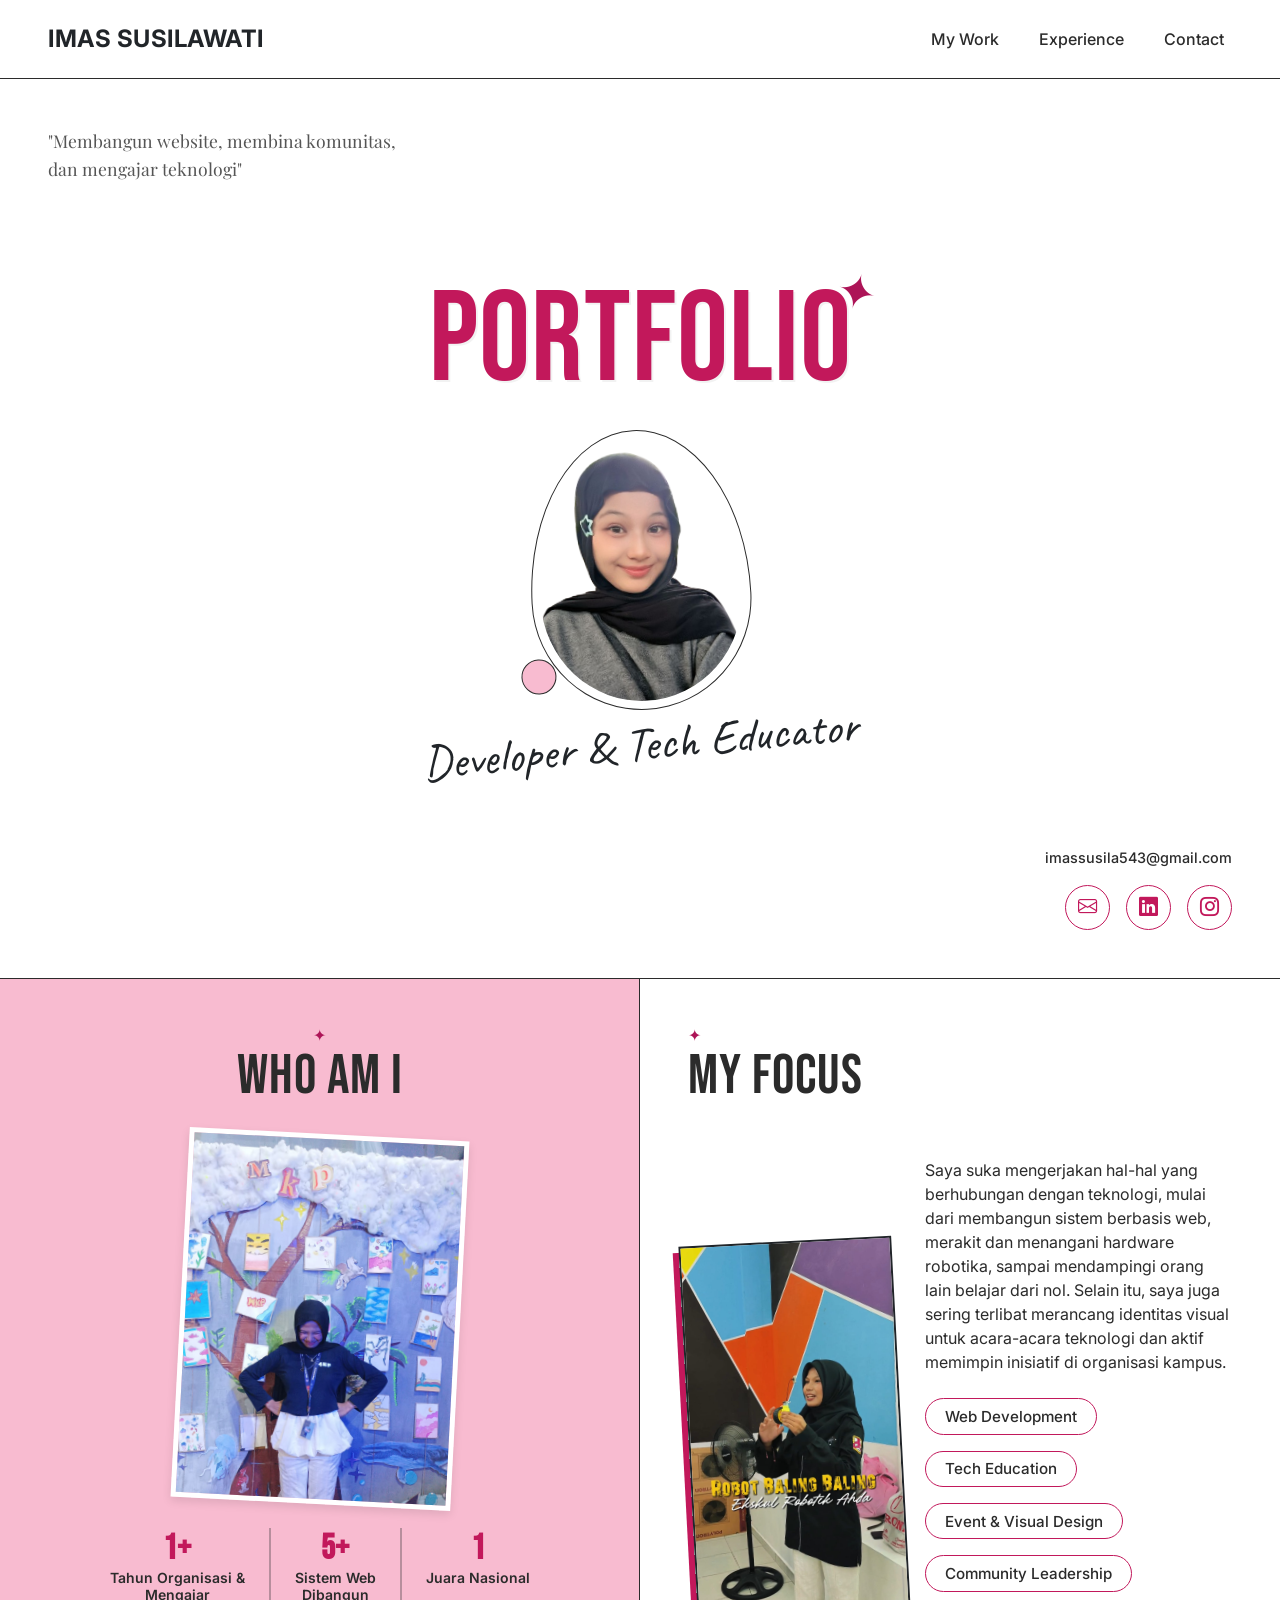
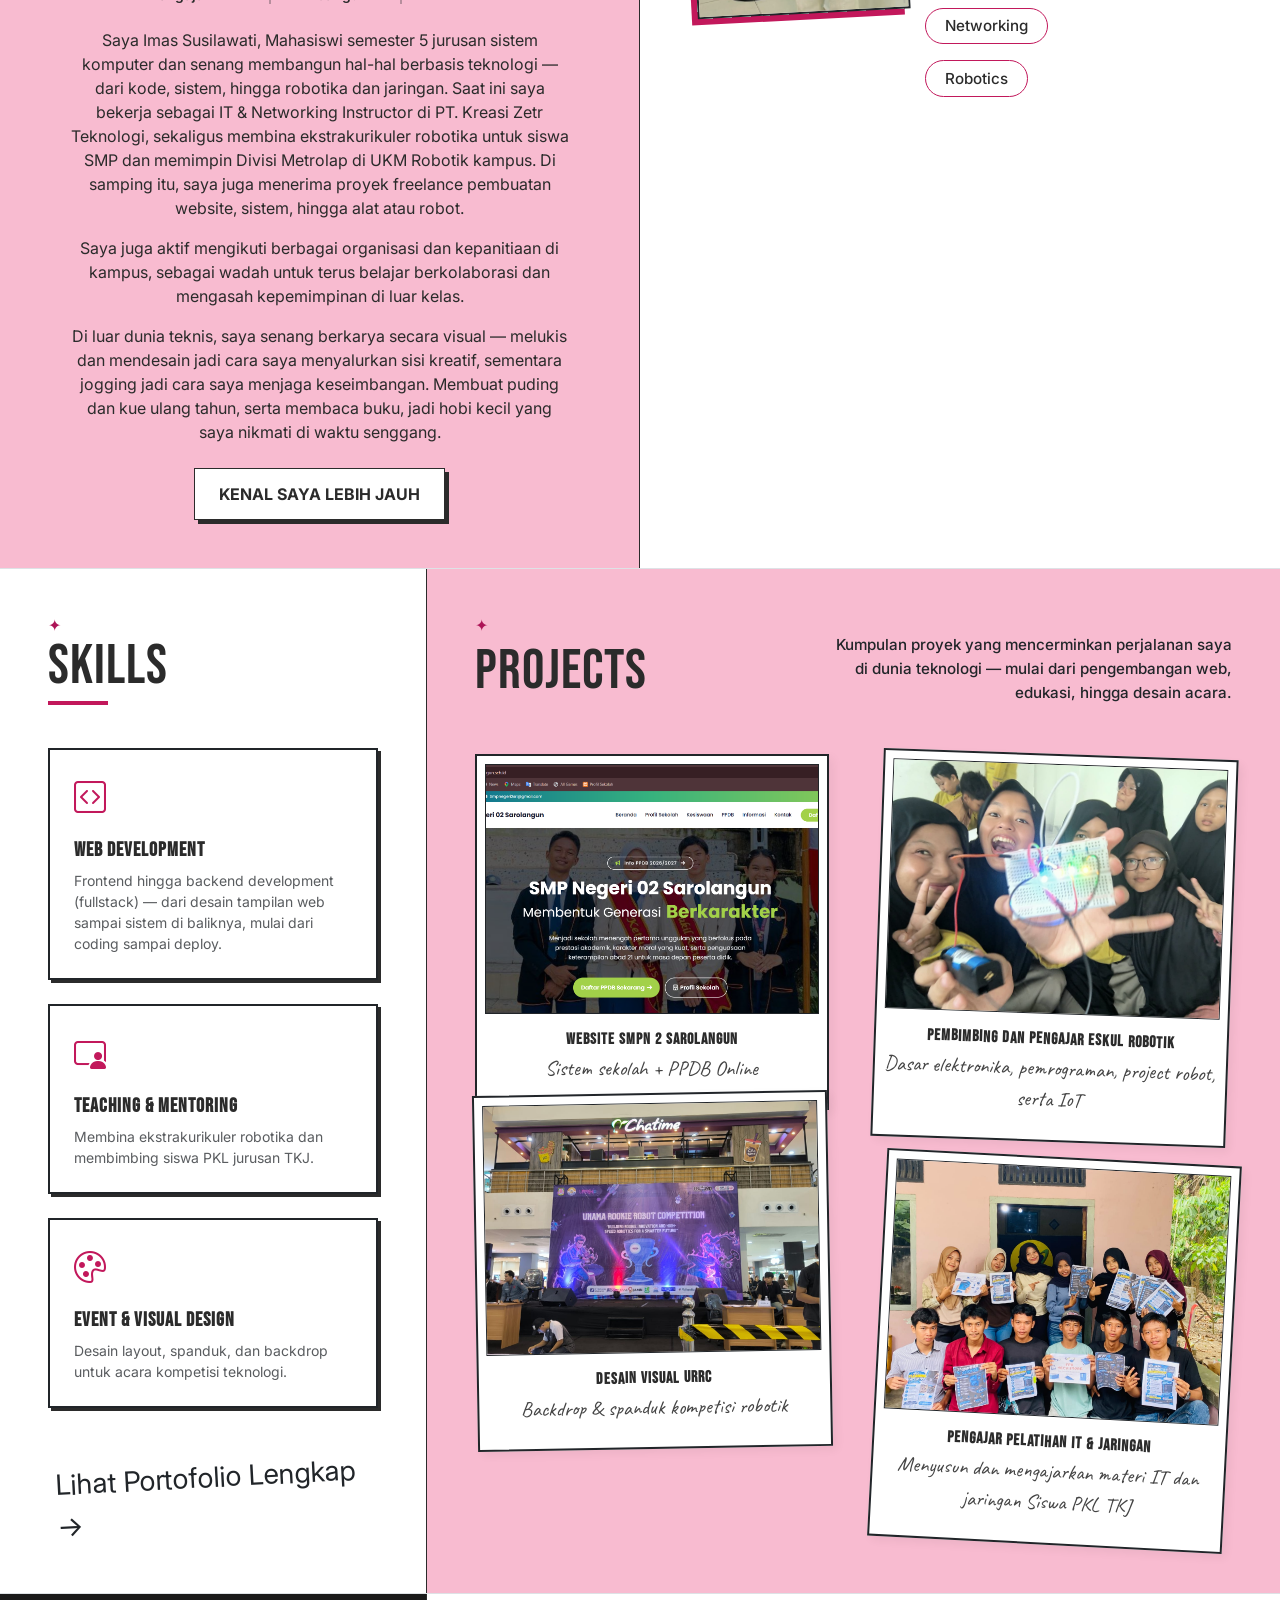
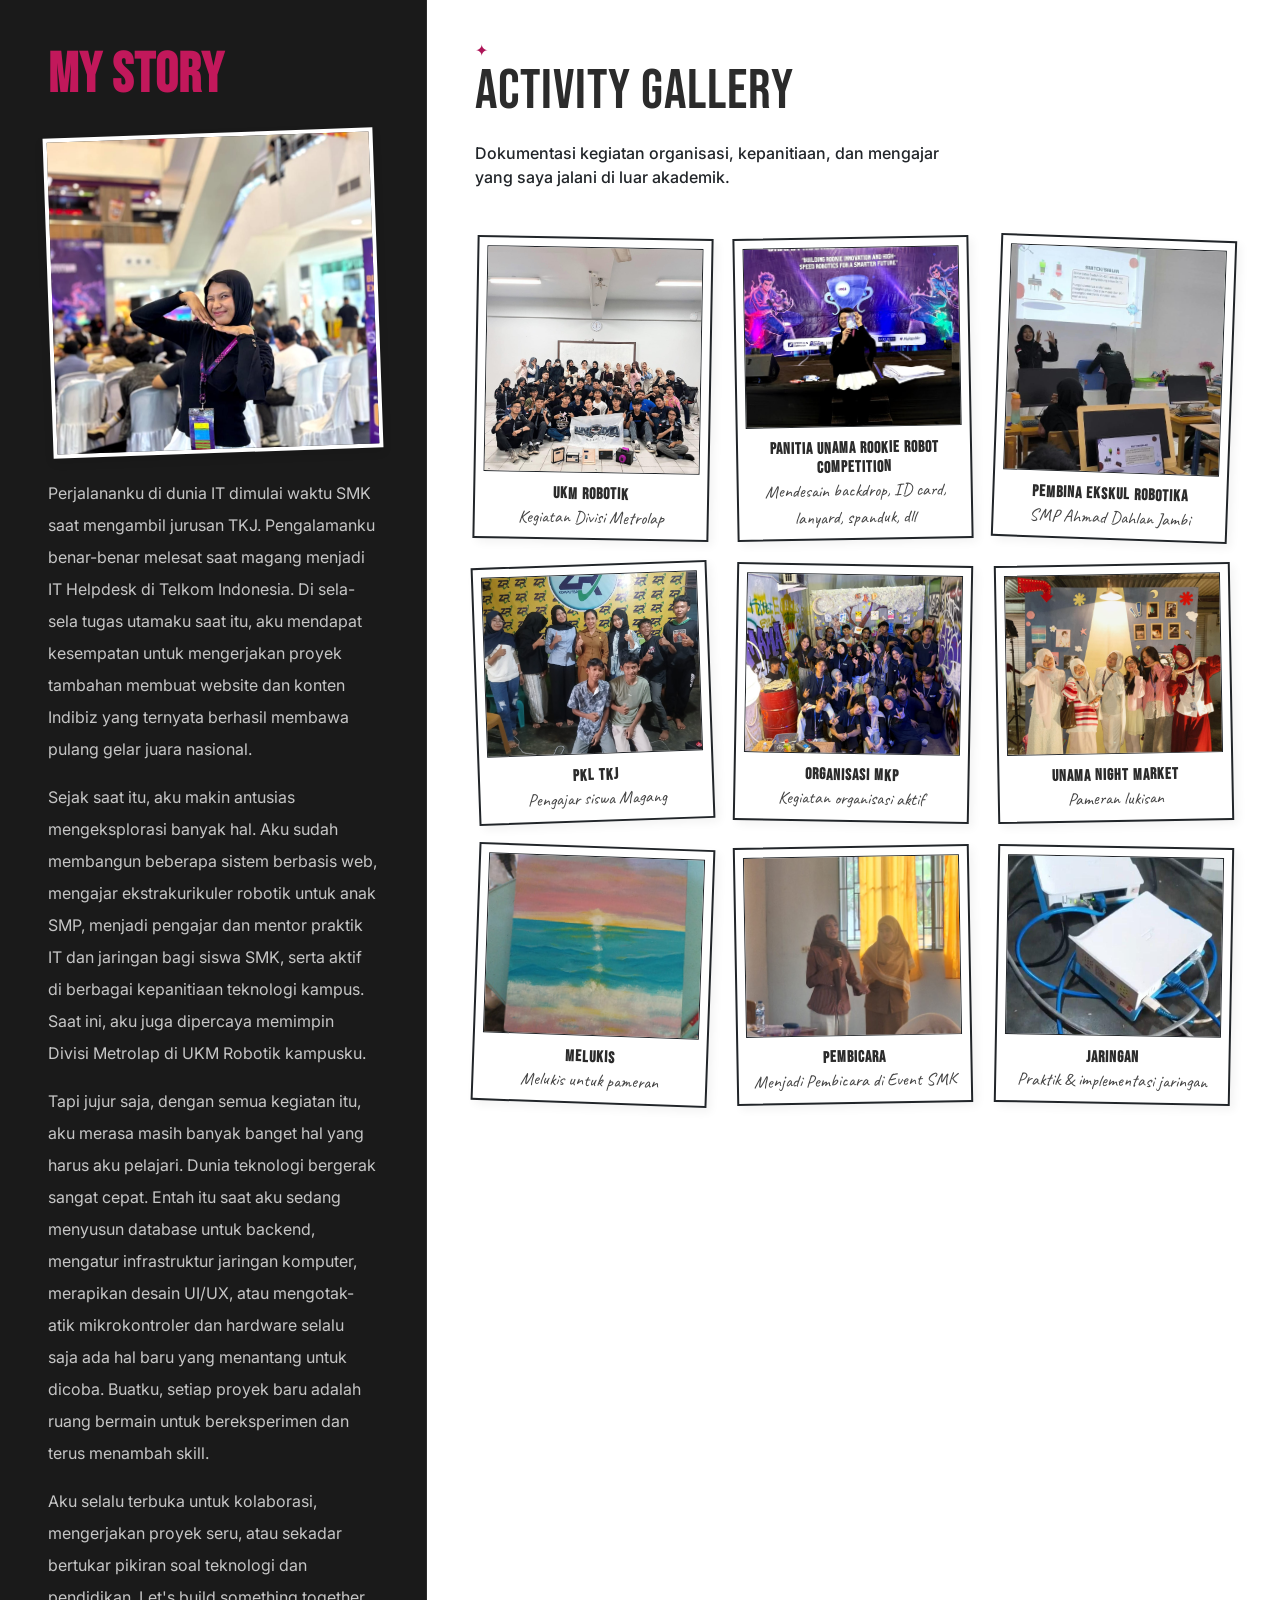
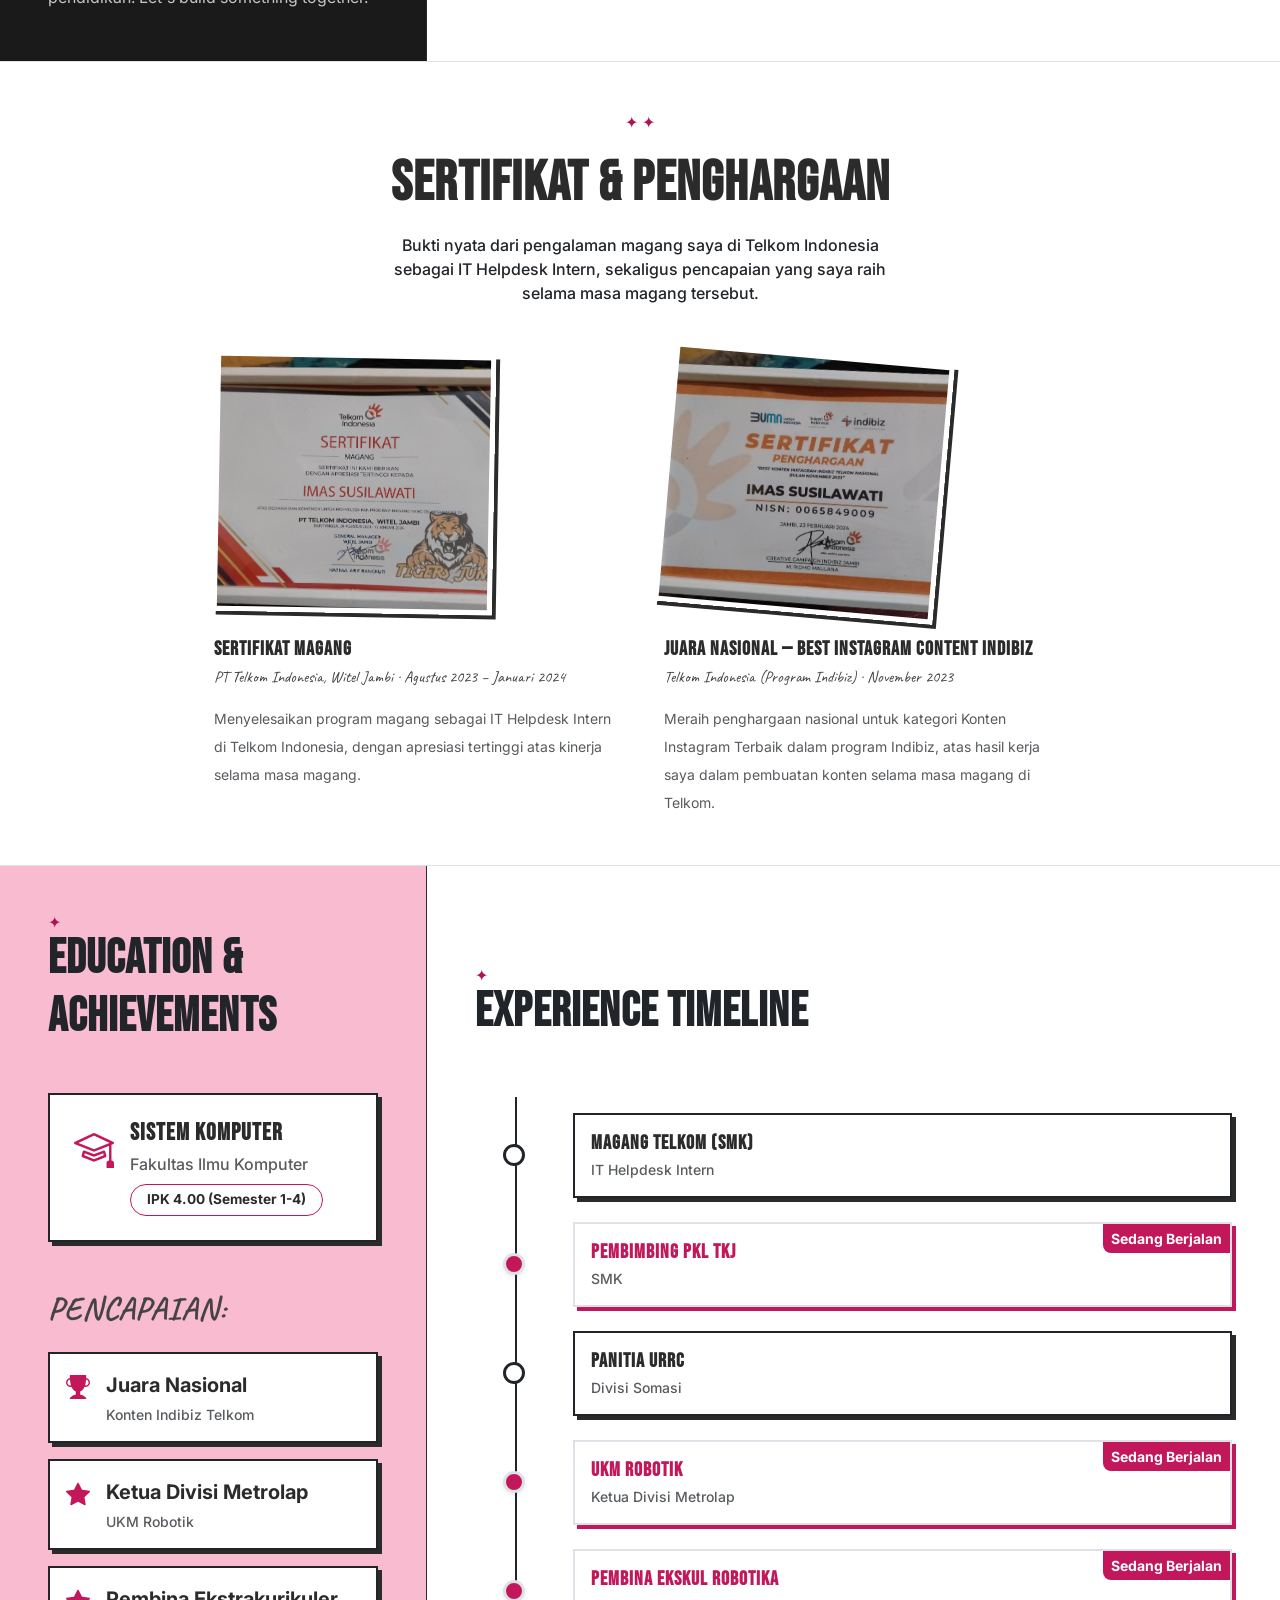
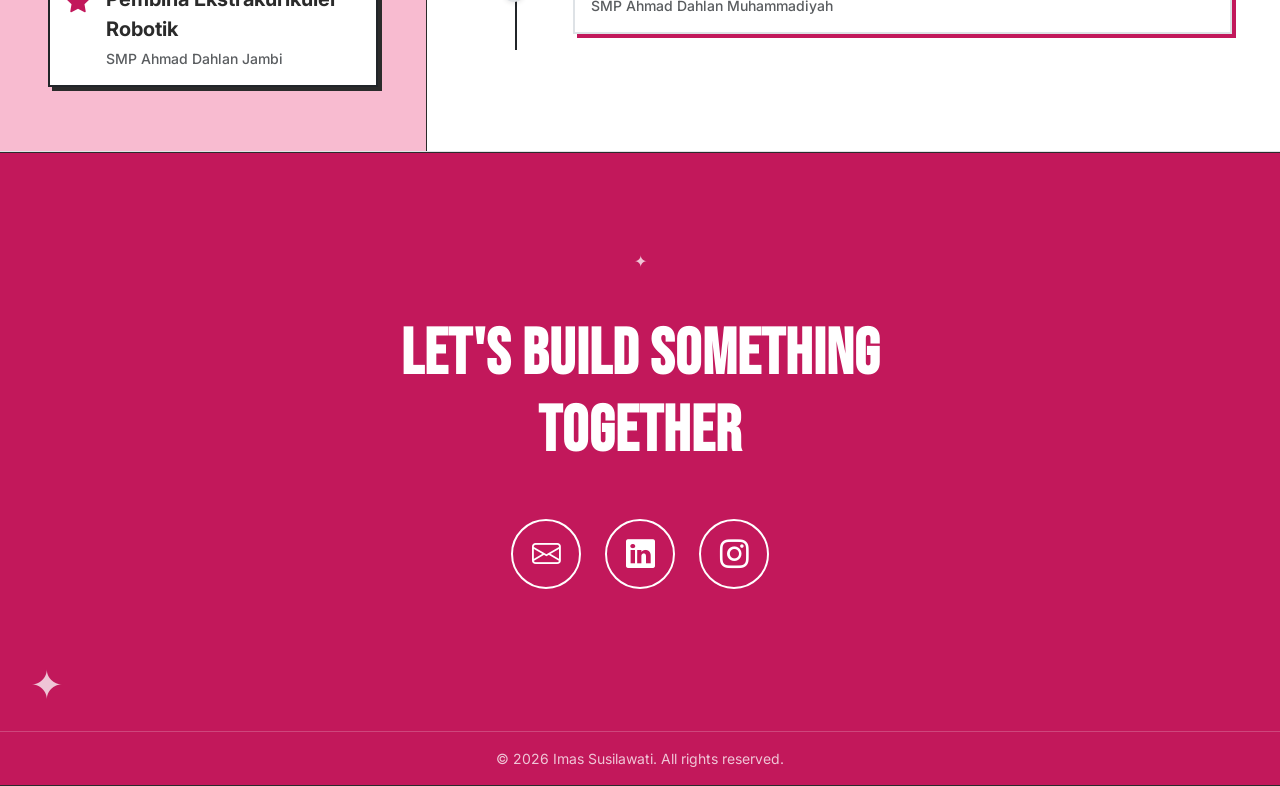
<file: index.html>
<!DOCTYPE html>
<html lang="id">

<head>
    <meta charset="UTF-8">
    <meta name="viewport" content="width=device-width, initial-scale=1.0">
    <title>Imas Susilawati - Portfolio</title>
    <!-- Google Fonts -->
    <link rel="preconnect" href="https://fonts.googleapis.com">
    <link rel="preconnect" href="https://fonts.gstatic.com" crossorigin>
    <link
        href="https://fonts.googleapis.com/css2?family=Bebas+Neue&family=Inter:wght@400;500;600;700&family=Playfair+Display:ital@1&family=Caveat:wght@700&display=swap"
        rel="stylesheet">
    <!-- Bootstrap 5 CSS -->
    <link href="https://cdn.jsdelivr.net/npm/bootstrap@5.3.2/dist/css/bootstrap.min.css" rel="stylesheet">
    <!-- Bootstrap Icons -->
    <link rel="stylesheet" href="https://cdn.jsdelivr.net/npm/bootstrap-icons@1.11.1/font/bootstrap-icons.css">
    <!-- Custom CSS -->
    <link rel="stylesheet" href="css/style.css">
</head>

<body data-bs-spy="scroll" data-bs-target="#mainNavbar" data-bs-smooth-scroll="true" tabindex="0">

    <!-- Sticky Navbar -->
    <nav id="mainNavbar" class="navbar navbar-expand-lg sticky-top custom-navbar">
        <div class="container-fluid px-4 px-md-5">
            <a class="navbar-brand fw-bold text-dark fs-4" href="#">IMAS SUSILAWATI</a>
            <button class="navbar-toggler" type="button" data-bs-toggle="collapse" data-bs-target="#navbarNav"
                aria-controls="navbarNav" aria-expanded="false" aria-label="Toggle navigation">
                <span class="navbar-toggler-icon"></span>
            </button>
            <div class="collapse navbar-collapse" id="navbarNav">
                <ul class="navbar-nav ms-auto">
                    <li class="nav-item">
                        <a class="nav-link" href="#my-work">My Work</a>
                    </li>
                    <li class="nav-item">
                        <a class="nav-link" href="#experience">Experience</a>
                    </li>
                    <li class="nav-item">
                        <a class="nav-link" href="#contact">Contact</a>
                    </li>
                </ul>
            </div>
        </div>
    </nav>

    <!-- Hero Section -->
    <section id="hero"
        class="hero-section bg-white d-flex align-items-center justify-content-center position-relative min-vh-100">

        <!-- Top Left Tagline -->
        <div class="position-absolute top-0 start-0 p-4 p-md-5 hero-tagline-container">
            <p class="hero-tagline text-muted m-0">"Membangun website, membina komunitas,<br>dan mengajar teknologi"</p>
        </div>

        <!-- Center Content -->
        <div class="container text-center hero-center-content z-2">
            <div class="position-relative d-inline-block">
                <h1 class="hero-title mb-0">PORTFOLIO</h1>
                <span class="spark-decoration title-spark">✦</span>
            </div>

            <div class="profile-wrapper mt-4 mb-2 mx-auto position-relative">
                <img src="images/profil.png" alt="Imas Susilawati" class="profile-img">
                <!-- Small decoration around photo -->
                <div class="profile-decoration"></div>
            </div>

            <div class="signature-text text-dark">Developer & Tech Educator</div>
        </div>

        <!-- Bottom Right Contacts -->
        <div class="position-absolute bottom-0 end-0 p-4 p-md-5 text-end z-2 hero-contact-container">
            <div class="contact-small-text mb-3">imassusila543@gmail.com</div>
            <div class="social-icons d-flex justify-content-end gap-3">
                <a href="https://mail.google.com/mail/?view=cm&fs=1&to=imassusila543@gmail.com" target="_blank"
                    rel="noopener noreferrer" class="social-icon" title="Email"><i class="bi bi-envelope"></i></a>
                <a href="https://www.linkedin.com/in/imas-susilawati" target="_blank" rel="noopener noreferrer"
                    class="social-icon" title="LinkedIn"><i class="bi bi-linkedin"></i></a>
                <a href="https://www.instagram.com/imas.sila?stkn=dXpha2s4cDh4dDR0" target="_blank"
                    rel="noopener noreferrer" class="social-icon" title="Instagram"><i class="bi bi-instagram"></i></a>
            </div>
        </div>

    </section>

    <!-- ABOUT SECTION (Who Am I & My Focus) -->
    <section id="about" class="about-section container-fluid p-0 border-bottom">
        <div class="row g-0 h-100">
            <!-- Left Column: WHO AM I -->
            <div
                class="col-lg-6 about-col-left position-relative border-end-lg p-4 p-md-5 d-flex flex-column justify-content-start align-items-center text-center">
                <span class="spark-decoration top-left">✦</span>

                <h2 class="mb-4 display-4">WHO AM I</h2>

                <div class="polaroid-wrapper mb-4">
                    <img src="img/who i.jpeg" alt="Who Am I"
                        class="img-fluid border border-5 border-white polaroid-photo">
                </div>

                <div class="stats-row d-flex justify-content-center gap-3 gap-md-4 mb-4">
                    <div class="stat-item">
                        <div class="fw-bold fs-3 stat-number">1+</div>
                        <div class="small fw-semibold">Tahun Organisasi &<br>Mengajar</div>
                    </div>
                    <div class="stat-divider border-start border-dark border-2"></div>
                    <div class="stat-item">
                        <div class="fw-bold fs-3 stat-number">5+</div>
                        <div class="small fw-semibold">Sistem Web<br>Dibangun</div>
                    </div>
                    <div class="stat-divider border-start border-dark border-2"></div>
                    <div class="stat-item">
                        <div class="fw-bold fs-3 stat-number">1</div>
                        <div class="small fw-semibold">Juara Nasional</div>
                    </div>
                </div>

                <p class="mb-3 max-w-text">Saya Imas Susilawati, Mahasiswi semester 5 jurusan sistem komputer dan senang membangun hal-hal berbasis teknologi — dari kode, sistem, hingga robotika dan jaringan. Saat
                    ini saya bekerja sebagai IT & Networking Instructor di PT. Kreasi Zetr Teknologi, sekaligus membina
                    ekstrakurikuler robotika untuk siswa SMP dan memimpin Divisi Metrolap di UKM Robotik kampus. Di
                    samping itu, saya juga menerima proyek freelance pembuatan website, sistem, hingga alat atau robot.
                </p>
                <p class="mb-3 max-w-text">Saya juga aktif mengikuti berbagai organisasi dan kepanitiaan di kampus,
                    sebagai wadah untuk terus belajar berkolaborasi dan mengasah kepemimpinan di luar kelas.</p>
                <p class="mb-4 max-w-text">Di luar dunia teknis, saya senang berkarya secara visual — melukis dan
                    mendesain jadi cara saya menyalurkan sisi kreatif, sementara jogging jadi cara saya menjaga
                    keseimbangan. Membuat puding dan kue ulang tahun, serta membaca buku, jadi hobi kecil yang saya
                    nikmati di waktu senggang.</p>

                <a href="#experience" class="btn btn-scrapbook text-uppercase fw-bold">Kenal Saya Lebih Jauh</a>
            </div>

            <!-- Right Column: MY FOCUS -->
            <div
                class="col-lg-6 about-col-right position-relative p-4 p-md-5 bg-white d-flex flex-column justify-content-start">
                <span class="spark-decoration top-right">✦</span>

                <h2 class="mb-5 display-4 text-lg-start text-center">MY FOCUS</h2>

                <div class="row align-items-center">
                    <div class="col-md-5 mb-4 mb-md-0 text-center">
                        <img src="img/focus.jpeg" alt="My Focus"
                            class="img-fluid border border-dark border-2 vertical-photo">
                    </div>
                    <div class="col-md-7">
                        <p class="mb-4 text-center text-md-start">Saya suka mengerjakan hal-hal yang berhubungan dengan
                            teknologi, mulai dari membangun sistem berbasis web, merakit dan menangani hardware
                            robotika, sampai mendampingi orang lain belajar dari nol. Selain itu, saya juga sering
                            terlibat merancang identitas visual untuk acara-acara teknologi dan aktif memimpin inisiatif
                            di organisasi kampus.</p>

                        <div class="focus-pills d-flex flex-column gap-3">
                            <span class="badge rounded-pill focus-badge">Web Development</span>
                            <span class="badge rounded-pill focus-badge">Tech Education</span>
                            <span class="badge rounded-pill focus-badge">Event & Visual Design</span>
                            <span class="badge rounded-pill focus-badge">Community Leadership</span>
                            <span class="badge rounded-pill focus-badge">Networking</span>
                            <span class="badge rounded-pill focus-badge">Robotics</span>
                        </div>
                    </div>
                </div>
            </div>
        </div>
    </section>

    <!-- Next Sections Placeholders (to ensure scrolling) -->
    <!-- SKILLS & PROJECTS SECTION -->
    <section id="my-work" class="portfolio-section container-fluid p-0 border-bottom">
        <div class="row g-0 h-100">
            <!-- Left Column: SKILLS -->
            <div
                class="col-lg-5 col-xl-4 skills-col position-relative border-end-lg p-4 p-md-5 d-flex flex-column justify-content-start bg-white">
                <span class="spark-decoration top-right">✦</span>

                <h2 class="mb-5 display-4 position-relative d-inline-block title-underline">SKILLS</h2>

                <div class="skills-cards-container d-flex flex-column gap-4">
                    <!-- Skill 1 -->
                    <div class="skill-card border border-2 border-dark p-3 p-md-4 position-relative bg-white">
                        <div class="skill-icon-wrapper mb-3 text-primary-custom">
                            <i class="bi bi-code-square fs-2"></i>
                        </div>
                        <h4 class="mb-2 fw-bold fs-5">WEB DEVELOPMENT</h4>
                        <p class="mb-0 text-muted small">Frontend hingga backend development (fullstack) — dari desain
                            tampilan web sampai sistem di baliknya, mulai dari coding sampai deploy.</p>
                    </div>

                    <!-- Skill 2 -->
                    <div class="skill-card border border-2 border-dark p-3 p-md-4 position-relative bg-white">
                        <div class="skill-icon-wrapper mb-3 text-primary-custom">
                            <i class="bi bi-person-video3 fs-2"></i>
                        </div>
                        <h4 class="mb-2 fw-bold fs-5">TEACHING & MENTORING</h4>
                        <p class="mb-0 text-muted small">Membina ekstrakurikuler robotika dan membimbing siswa PKL
                            jurusan TKJ.</p>
                    </div>

                    <!-- Skill 3 -->
                    <div class="skill-card border border-2 border-dark p-3 p-md-4 position-relative bg-white">
                        <div class="skill-icon-wrapper mb-3 text-primary-custom">
                            <i class="bi bi-palette fs-2"></i>
                        </div>
                        <h4 class="mb-2 fw-bold fs-5">EVENT & VISUAL DESIGN</h4>
                        <p class="mb-0 text-muted small">Desain layout, spanduk, dan backdrop untuk acara kompetisi
                            teknologi.</p>
                    </div>
                </div>

                <div class="mt-5 text-center text-lg-start">
                    <span class="script-font text-dark fs-3 ms-lg-2 signature-text-small"
                        style="transform: rotate(-3deg); display: inline-block;">Lihat Portofolio Lengkap &rarr;</span>
                </div>
            </div>

            <!-- Right Column: PROJECTS -->
            <div
                class="col-lg-7 col-xl-8 projects-col position-relative p-4 p-md-5 d-flex flex-column justify-content-start">
                <span class="spark-decoration top-right">✦</span>

                <div class="d-flex flex-column flex-md-row justify-content-between align-items-md-end mb-5">
                    <h2 class="mb-3 mb-md-0 display-4">PROJECTS</h2>
                    <p class="text-md-end mb-0 max-w-text-small text-dark fw-medium">Kumpulan proyek yang mencerminkan
                        perjalanan saya di dunia teknologi — mulai dari pengembangan web, edukasi, hingga desain acara.
                    </p>
                </div>

                <div class="row g-4 g-lg-5 masonry-row">
                    <!-- Project 1 -->
                    <div class="col-md-6">
                        <div class="project-polaroid bg-white border border-2 border-dark p-2 pb-4 text-center">
                            <img src="img/web smp.png" alt="Website SMPN 2"
                                class="img-fluid border border-dark border-1 mb-3 object-fit-cover"
                                style="height: 250px; width: 100%;">
                            <h5 class="fw-bold mb-1 fs-6">Website SMPN 2 Sarolangun</h5>
                            <p class="small text-muted mb-0 font-script-caption">Sistem sekolah + PPDB Online</p>
                        </div>
                    </div>
                    <!-- Project 2 -->
                    <div class="col-md-6 mt-md-5"> <!-- offset second column for masonry feel -->
                        <div
                            class="project-polaroid bg-white border border-2 border-dark p-2 pb-4 text-center project-rotate-1">
                            <img src="img/ahda robotik.jpeg" alt="Kurikulum Robotika"
                                class="img-fluid border border-dark border-1 mb-3 object-fit-cover"
                                style="height: 250px; width: 100%;">
                            <h5 class="fw-bold mb-1 fs-6">Pembimbing dan Pengajar Eskul Robotik</h5>
                            <p class="small text-muted mb-0 font-script-caption">Dasar elektronika, pemrograman, project
                                robot, serta IoT</p>
                        </div>
                    </div>
                    <!-- Project 3 -->
                    <div class="col-md-6 mt-md-n4">
                        <div
                            class="project-polaroid bg-white border border-2 border-dark p-2 pb-4 text-center project-rotate-2">
                            <img src="img/backdrop.jpeg" alt="Desain Visual URRC"
                                class="img-fluid border border-dark border-1 mb-3 object-fit-cover"
                                style="height: 250px; width: 100%;">
                            <h5 class="fw-bold mb-1 fs-6">Desain Visual URRC</h5>
                            <p class="small text-muted mb-0 font-script-caption">Backdrop & spanduk kompetisi robotik
                            </p>
                        </div>
                    </div>
                    <!-- Project 4 -->
                    <div class="col-md-6 mt-md-3">
                        <div
                            class="project-polaroid bg-white border border-2 border-dark p-2 pb-4 text-center project-rotate-3">
                            <img src="img/PKL.jpeg" alt="Pelatihan IT & Jaringan"
                                class="img-fluid border border-dark border-1 mb-3 object-fit-cover"
                                style="height: 250px; width: 100%;">
                            <h5 class="fw-bold mb-1 fs-6">PENGAJAR PELATIHAN IT & JARINGAN</h5>
                            <p class="small text-muted mb-0 font-script-caption">Menyusun dan mengajarkan materi IT dan
                                jaringan Siswa PKL TKJ</p>
                        </div>
                    </div>
                </div>
            </div>
        </div>
    </section>
    <!-- EXPERIENCE SECTION -->
    <section id="experience" class="experience-section container-fluid p-0 border-bottom">
        <div class="row g-0 h-100">
            <!-- Left Column: MY STORY -->
            <div class="col-lg-5 col-xl-4 story-col position-relative border-end-lg p-4 p-md-5 d-flex flex-column justify-content-start text-white"
                style="background-color: #1a1a1a;">
                <h2 class="mb-4 display-4 text-primary-custom fw-bold">MY STORY</h2>

                <div class="story-img-wrapper mb-4 polaroid-photo" style="transform: rotate(-2deg);">
                    <img src="img/story.jpeg" alt="My Story Profile"
                        class="img-fluid border border-4 border-white object-fit-cover w-100" style="height: 320px;">
                </div>

                <p class="mb-3 max-w-text fs-6 opacity-75 lh-lg">Perjalananku di dunia IT dimulai waktu SMK saat mengambil jurusan TKJ. Pengalamanku benar-benar melesat saat magang menjadi IT Helpdesk di Telkom Indonesia. Di sela-sela tugas utamaku saat itu, aku mendapat kesempatan untuk mengerjakan proyek tambahan membuat website dan konten Indibiz yang ternyata berhasil membawa pulang gelar juara nasional.</p>
                <p class="mb-3 max-w-text fs-6 opacity-75 lh-lg">Sejak saat itu, aku makin antusias mengeksplorasi banyak hal. Aku sudah membangun beberapa sistem berbasis web, mengajar ekstrakurikuler robotik untuk anak SMP, menjadi pengajar dan mentor praktik IT dan jaringan bagi siswa SMK, serta aktif di berbagai kepanitiaan teknologi kampus. Saat ini, aku juga dipercaya memimpin Divisi Metrolap di UKM Robotik kampusku.</p>
                <p class="mb-3 max-w-text fs-6 opacity-75 lh-lg">Tapi jujur saja, dengan semua kegiatan itu, aku merasa masih banyak banget hal yang harus aku pelajari. Dunia teknologi bergerak sangat cepat. Entah itu saat aku sedang menyusun database untuk backend, mengatur infrastruktur jaringan komputer, merapikan desain UI/UX, atau mengotak-atik mikrokontroler dan hardware selalu saja ada hal baru yang menantang untuk dicoba. Buatku, setiap proyek baru adalah ruang bermain untuk bereksperimen dan terus menambah skill.</p>
                <p class="mb-0 max-w-text fs-6 opacity-75 lh-lg">Aku selalu terbuka untuk kolaborasi, mengerjakan proyek seru, atau sekadar bertukar pikiran soal teknologi dan pendidikan. Let's build something together.</p>
            </div>

            <!-- Right Column: ACTIVITY GALLERY -->
            <div
                class="col-lg-7 col-xl-8 gallery-col position-relative p-4 p-md-5 d-flex flex-column justify-content-start bg-white">
                <span class="spark-decoration top-right">✦</span>

                <div class="d-flex flex-column mb-5">
                    <h2 class="mb-3 display-4">ACTIVITY GALLERY</h2>
                    <p class="mb-0 text-dark fw-medium fs-6 max-w-text">Dokumentasi kegiatan organisasi, kepanitiaan,
                        dan mengajar yang saya jalani di luar akademik.</p>
                </div>

                <!-- 2x3 Grid (row of 2 on small, 3 on large) -->
                <div class="row g-3 g-md-4 gallery-grid">
                    <div class="col-6 col-md-4">
                        <div class="gallery-item bg-white p-2 border border-2 border-dark text-center h-100 d-flex flex-column project-polaroid"
                            style="transform: rotate(1deg);">
                            <img src="img/robotik.jpeg" alt="UKM Robotik"
                                class="img-fluid border border-1 border-dark mb-2 flex-grow-1 object-fit-cover"
                                style="height: 180px;">
                            <h6 class="fw-bold mb-0 fs-6 mt-1">UKM Robotik</h6>
                            <small class="text-muted font-script-caption" style="font-size: 1.1rem;">Kegiatan Divisi
                                Metrolap</small>
                        </div>
                    </div>
                    <div class="col-6 col-md-4">
                        <div class="gallery-item bg-white p-2 border border-2 border-dark text-center h-100 d-flex flex-column project-polaroid"
                            style="transform: rotate(-1deg);">
                            <img src="img/urrc.jpeg" alt="URRC"
                                class="img-fluid border border-1 border-dark mb-2 flex-grow-1 object-fit-cover"
                                style="height: 180px;">
                            <h6 class="fw-bold mb-0 fs-6 mt-1">Panitia Unama Rookie Robot Competition</h6>
                            <small class="text-muted font-script-caption" style="font-size: 1.1rem;">Mendesain backdrop, ID card, lanyard, spanduk, dll</small>
                        </div>
                    </div>
                    <div class="col-6 col-md-4">
                        <div class="gallery-item bg-white p-2 border border-2 border-dark text-center h-100 d-flex flex-column project-polaroid"
                            style="transform: rotate(2deg);">
                            <img src="img/ahda.jpeg" alt="Ekskul Robotika"
                                class="img-fluid border border-1 border-dark mb-2 flex-grow-1 object-fit-cover"
                                style="height: 180px;">
                            <h6 class="fw-bold mb-0 fs-6 mt-1">Pembina Ekskul Robotika</h6>
                            <small class="text-muted font-script-caption" style="font-size: 1.1rem;">SMP Ahmad Dahlan
                                Jambi</small>
                        </div>
                    </div>
                    <div class="col-6 col-md-4">
                        <div class="gallery-item bg-white p-2 border border-2 border-dark text-center h-100 d-flex flex-column project-polaroid"
                            style="transform: rotate(-2deg);">
                            <img src="img/ZR.jpeg" alt="PKL TKJ"
                                class="img-fluid border border-1 border-dark mb-2 flex-grow-1 object-fit-cover"
                                style="height: 180px;">
                            <h6 class="fw-bold mb-0 fs-6 mt-1">PKL TKJ</h6>
                            <small class="text-muted font-script-caption" style="font-size: 1.1rem;">Pengajar siswa Magang</small>
                        </div>
                    </div>
                    <div class="col-6 col-md-4">
                        <div class="gallery-item bg-white p-2 border border-2 border-dark text-center h-100 d-flex flex-column project-polaroid"
                            style="transform: rotate(1deg);">
                            <img src="img/mkp.jpeg" alt="Organisasi MKP"
                                class="img-fluid border border-1 border-dark mb-2 flex-grow-1 object-fit-cover"
                                style="height: 180px;">
                            <h6 class="fw-bold mb-0 fs-6 mt-1">Organisasi MKP</h6>
                            <small class="text-muted font-script-caption" style="font-size: 1.1rem;">Kegiatan organisasi
                                aktif</small>
                        </div>
                    </div>
                    <div class="col-6 col-md-4">
                        <div class="gallery-item bg-white p-2 border border-2 border-dark text-center h-100 d-flex flex-column project-polaroid"
                            style="transform: rotate(-1deg);">
                            <img src="img/unm.jpeg" alt="Unama Night Market"
                                class="img-fluid border border-1 border-dark mb-2 flex-grow-1 object-fit-cover"
                                style="height: 180px;">
                            <h6 class="fw-bold mb-0 fs-6 mt-1">Unama Night Market</h6>
                            <small class="text-muted font-script-caption" style="font-size: 1.1rem;">Pameran
                                lukisan</small>
                        </div>
                    </div>
                    <div class="col-6 col-md-4">
                        <div class="gallery-item bg-white p-2 border border-2 border-dark text-center h-100 d-flex flex-column project-polaroid"
                            style="transform: rotate(2deg);">
                            <img src="img/melukis.jpeg" alt="Melukis"
                                class="img-fluid border border-1 border-dark mb-2 flex-grow-1 object-fit-cover"
                                style="height: 180px;">
                            <h6 class="fw-bold mb-0 fs-6 mt-1">Melukis</h6>
                            <small class="text-muted font-script-caption" style="font-size: 1.1rem;">Melukis untuk
                                pameran</small>
                        </div>
                    </div>
                    <div class="col-6 col-md-4">
                        <div class="gallery-item bg-white p-2 border border-2 border-dark text-center h-100 d-flex flex-column project-polaroid"
                            style="transform: rotate(-1deg);">
                            <img src="img/pemateri.jpeg" alt="Pemateri SMK"
                                class="img-fluid border border-1 border-dark mb-2 flex-grow-1 object-fit-cover"
                                style="height: 180px;">
                            <h6 class="fw-bold mb-0 fs-6 mt-1">Pembicara</h6>
                            <small class="text-muted font-script-caption" style="font-size: 1.1rem;">Menjadi Pembicara
                                di Event SMK</small>
                        </div>
                    </div>
                    <div class="col-6 col-md-4">
                        <div class="gallery-item bg-white p-2 border border-2 border-dark text-center h-100 d-flex flex-column project-polaroid"
                            style="transform: rotate(1deg);">
                            <img src="img/jaringan.jpeg" alt="Jaringan"
                                class="img-fluid border border-1 border-dark mb-2 flex-grow-1 object-fit-cover"
                                style="height: 180px;">
                            <h6 class="fw-bold mb-0 fs-6 mt-1">Jaringan</h6>
                            <small class="text-muted font-script-caption" style="font-size: 1.1rem;">Praktik &
                                implementasi jaringan</small>
                        </div>
                    </div>
                </div>
            </div>
        </div>
    </section>

    <!-- SERTIFIKAT & PENGHARGAAN SECTION -->
    <section id="certificates"
        class="certificates-section container-fluid p-4 p-md-5 bg-white border-bottom position-relative text-center">
        <span class="spark-decoration top-left">✦</span>
        <span class="spark-decoration top-right">✦</span>

        <h2 class="mb-3 display-4 fw-bold mt-3">SERTIFIKAT & PENGHARGAAN</h2>
        <p class="mb-5 mx-auto max-w-text text-dark fw-medium fs-6">Bukti nyata dari pengalaman magang saya di Telkom
            Indonesia sebagai IT Helpdesk Intern, sekaligus pencapaian yang saya raih selama masa magang tersebut.</p>

        <div class="row justify-content-center g-4 g-lg-5 mx-auto text-start" style="max-width: 900px;">
            <!-- Card 1 -->
            <div class="col-md-6">
                <div class="polaroid-wrapper mb-4 d-inline-block w-100" style="transform: rotate(-2deg);">
                    <img src="img/telkom.jpeg" alt="Sertifikat Magang"
                        class="img-fluid border border-5 border-white polaroid-photo scrapbook-shadow object-fit-cover w-100"
                        style="height: 260px;">
                </div>
                <h5 class="fw-bold mb-1 fs-5">Sertifikat Magang</h5>
                <p class="small text-muted font-script-caption mb-3" style="font-size: 1rem;">PT Telkom Indonesia, Witel
                    Jambi &middot; Agustus 2023 – Januari 2024</p>
                <p class="text-dark opacity-75 small lh-lg mb-0">Menyelesaikan program magang sebagai IT Helpdesk Intern
                    di Telkom Indonesia, dengan apresiasi tertinggi atas kinerja selama masa magang.</p>
            </div>

            <!-- Card 2 -->
            <div class="col-md-6">
                <div class="polaroid-wrapper mb-4 d-inline-block w-100 mt-4 mt-md-0" style="transform: rotate(2deg);">
                    <img src="img/indibidz.jpeg" alt="Juara Nasional Indibiz"
                        class="img-fluid border border-5 border-white polaroid-photo scrapbook-shadow object-fit-cover w-100"
                        style="height: 260px;">
                </div>
                <h5 class="fw-bold mb-1 fs-5">Juara Nasional — Best Instagram Content Indibiz</h5>
                <p class="small text-muted font-script-caption mb-3" style="font-size: 1rem;">Telkom Indonesia (Program
                    Indibiz) &middot; November 2023</p>
                <p class="text-dark opacity-75 small lh-lg mb-0">Meraih penghargaan nasional untuk kategori Konten
                    Instagram Terbaik dalam program Indibiz, atas hasil kerja saya dalam pembuatan konten selama masa
                    magang di Telkom.</p>
            </div>
        </div>
    </section>

    <!-- EDU & TIMELINE SECTION -->
    <section id="edu-timeline" class="edu-timeline-section container-fluid p-0 border-bottom">
        <div class="row g-0 h-100">
            <!-- Left Column: EDUCATION & ACHIEVEMENTS -->
            <div class="col-lg-5 col-xl-4 position-relative border-end-lg p-4 p-md-5 d-flex flex-column justify-content-center bg-accent-custom"
                style="background-color: var(--accent-color);">
                <span class="spark-decoration top-right">✦</span>

                <h2 class="mb-5 display-5 fw-bold text-dark pe-4">EDUCATION &<br>ACHIEVEMENTS</h2>

                <div
                    class="edu-card border border-2 border-dark p-4 bg-white mb-5 scrapbook-shadow transition-all hover-lift">
                    <div class="d-flex align-items-start gap-3">
                        <i class="bi bi-mortarboard fs-1 text-primary-custom"></i>
                        <div>
                            <h4 class="fw-bold mb-1">Sistem Komputer</h4>
                            <p class="mb-2 fw-medium text-muted">Fakultas Ilmu Komputer</p>
                            <span class="badge rounded-pill focus-badge fw-bold px-3 py-2 bg-white"
                                style="font-size: 0.85rem;">IPK 4.00 (Semester 1-4)</span>
                        </div>
                    </div>
                </div>

                <div class="achievements-list">
                    <h5 class="fw-bold mb-4 font-script-caption fs-2">Pencapaian:</h5>
                    <ul class="list-unstyled d-flex flex-column gap-3">
                        <li
                            class="d-flex align-items-start gap-3 bg-white p-3 border border-2 border-dark scrapbook-shadow hover-lift transition-all">
                            <i class="bi bi-trophy-fill text-primary-custom fs-4"></i>
                            <div>
                                <span class="fw-bold fs-5">Juara Nasional</span>
                                <div class="small text-muted fw-medium mt-1">Konten Indibiz Telkom</div>
                            </div>
                        </li>
                        <li
                            class="d-flex align-items-start gap-3 bg-white p-3 border border-2 border-dark scrapbook-shadow hover-lift transition-all">
                            <i class="bi bi-star-fill text-primary-custom fs-4"></i>
                            <div>
                                <span class="fw-bold fs-5">Ketua Divisi Metrolap</span>
                                <div class="small text-muted fw-medium mt-1">UKM Robotik</div>
                            </div>
                        </li>
                        <li
                            class="d-flex align-items-start gap-3 bg-white p-3 border border-2 border-dark scrapbook-shadow hover-lift transition-all">
                            <i class="bi bi-star-fill text-primary-custom fs-4"></i>
                            <div>
                                <span class="fw-bold fs-5">Pembina Ekstrakurikuler Robotik</span>
                                <div class="small text-muted fw-medium mt-1">SMP Ahmad Dahlan Jambi</div>
                            </div>
                        </li>
                    </ul>
                </div>
            </div>

            <!-- Right Column: TIMELINE -->
            <div
                class="col-lg-7 col-xl-8 position-relative p-4 p-md-5 bg-white d-flex flex-column justify-content-center">
                <span class="spark-decoration top-right">✦</span>

                <h2 class="mb-5 display-5 fw-bold text-dark">EXPERIENCE TIMELINE</h2>

                <div class="timeline-container position-relative ms-2 ms-md-4 mt-2 py-3">
                    <!-- Timeline Line -->
                    <div class="timeline-line position-absolute top-0 bottom-0 start-0 border-start border-2 border-dark ms-2 ms-md-3"
                        style="left: 0; z-index: 1;"></div>

                    <div class="d-flex flex-column gap-4 position-relative z-2">
                        <!-- Item 1 -->
                        <div class="timeline-item position-relative d-flex align-items-center">
                            <div class="timeline-dot bg-white border border-3 border-dark rounded-circle ms-0 ms-md-1"
                                style="width: 22px; height: 22px; min-width: 22px;"></div>
                            <div
                                class="timeline-content ms-4 ms-md-5 border border-2 border-dark p-3 bg-white w-100 scrapbook-shadow hover-lift transition-all">
                                <h5 class="fw-bold mb-1">Magang Telkom (SMK)</h5>
                                <p class="mb-0 text-muted small fw-medium">IT Helpdesk Intern</p>
                            </div>
                        </div>

                        <!-- Item 2 -->
                        <div class="timeline-item position-relative d-flex align-items-center">
                            <div class="timeline-dot bg-primary-custom border border-3 border-primary-custom rounded-circle ms-0 ms-md-1 shadow-sm"
                                style="width: 22px; height: 22px; min-width: 22px;"></div>
                            <div
                                class="timeline-content ms-4 ms-md-5 border border-2 border-primary-custom p-3 bg-white w-100 scrapbook-shadow-pink hover-lift transition-all position-relative overflow-hidden">
                                <div class="position-absolute top-0 end-0 bg-primary-custom text-white small px-2 py-1 fw-bold"
                                    style="border-bottom-left-radius: 8px;">Sedang Berjalan</div>
                                <h5 class="fw-bold mb-1 mt-2 mt-md-0 text-primary-custom">Pembimbing PKL TKJ</h5>
                                <p class="mb-0 text-muted small fw-medium">SMK</p>
                            </div>
                        </div>

                        <!-- Item 3 -->
                        <div class="timeline-item position-relative d-flex align-items-center">
                            <div class="timeline-dot bg-white border border-3 border-dark rounded-circle ms-0 ms-md-1"
                                style="width: 22px; height: 22px; min-width: 22px;"></div>
                            <div
                                class="timeline-content ms-4 ms-md-5 border border-2 border-dark p-3 bg-white w-100 scrapbook-shadow hover-lift transition-all">
                                <h5 class="fw-bold mb-1">Panitia URRC</h5>
                                <p class="mb-0 text-muted small fw-medium">Divisi Somasi</p>
                            </div>
                        </div>

                        <!-- Item 4 -->
                        <div class="timeline-item position-relative d-flex align-items-center">
                            <div class="timeline-dot bg-primary-custom border border-3 border-primary-custom rounded-circle ms-0 ms-md-1 shadow-sm"
                                style="width: 22px; height: 22px; min-width: 22px;"></div>
                            <div
                                class="timeline-content ms-4 ms-md-5 border border-2 border-primary-custom p-3 bg-white w-100 scrapbook-shadow-pink hover-lift transition-all position-relative overflow-hidden">
                                <div class="position-absolute top-0 end-0 bg-primary-custom text-white small px-2 py-1 fw-bold"
                                    style="border-bottom-left-radius: 8px;">Sedang Berjalan</div>
                                <h5 class="fw-bold mb-1 mt-2 mt-md-0 text-primary-custom">UKM Robotik</h5>
                                <p class="mb-0 text-muted small fw-medium">Ketua Divisi Metrolap</p>
                            </div>
                        </div>

                        <!-- Item 5 -->
                        <div class="timeline-item position-relative d-flex align-items-center">
                            <div class="timeline-dot bg-primary-custom border border-3 border-primary-custom rounded-circle ms-0 ms-md-1 shadow-sm"
                                style="width: 22px; height: 22px; min-width: 22px;"></div>
                            <div
                                class="timeline-content ms-4 ms-md-5 border border-2 border-primary-custom p-3 bg-white w-100 scrapbook-shadow-pink hover-lift transition-all position-relative overflow-hidden">
                                <div class="position-absolute top-0 end-0 bg-primary-custom text-white small px-2 py-1 fw-bold"
                                    style="border-bottom-left-radius: 8px;">Sedang Berjalan</div>
                                <h5 class="fw-bold mb-1 mt-2 mt-md-0 text-primary-custom">Pembina Ekskul Robotika</h5>
                                <p class="mb-0 text-muted small fw-medium">SMP Ahmad Dahlan Muhammadiyah</p>
                            </div>
                        </div>
                    </div>
                </div>

            </div>
        </div>
    </section>

    <!-- CONTACT SECTION (FOOTER) -->
    <section id="contact"
        class="contact-section position-relative bg-primary-custom text-white d-flex align-items-center justify-content-center flex-column"
        style="min-height: 70vh;">
        <!-- Spark Decoration -->
        <span class="spark-decoration top-right text-white opacity-75">✦</span>
        <span class="spark-decoration"
            style="left: 30px; bottom: 80px; position: absolute; color: white; opacity: 0.75; font-size: 2.5rem;">✦</span>

        <div class="container text-center py-5 mb-4">
            <h2 class="display-3 fw-bold mb-5 px-3">LET'S BUILD SOMETHING<br>TOGETHER</h2>

            <div class="social-icons-contact d-flex justify-content-center gap-4 mb-4">
                <a href="https://mail.google.com/mail/?view=cm&fs=1&to=imassusila543@gmail.com" target="_blank"
                    rel="noopener noreferrer" class="social-icon-outline" title="Email"><i
                        class="bi bi-envelope"></i></a>
                <a href="https://www.linkedin.com/in/imas-susilawati" target="_blank" rel="noopener noreferrer"
                    class="social-icon-outline" title="LinkedIn"><i class="bi bi-linkedin"></i></a>
                <a href="https://www.instagram.com/imas.sila?stkn=dXpha2s4cDh4dDR0" target="_blank"
                    rel="noopener noreferrer" class="social-icon-outline" title="Instagram"><i
                        class="bi bi-instagram"></i></a>
            </div>
        </div>

        <div class="footer-bottom position-absolute bottom-0 w-100 text-center py-3 border-top"
            style="border-color: rgba(255,255,255,0.2) !important;">
            <p class="mb-0 small opacity-75">&copy; 2026 Imas Susilawati. All rights reserved.</p>
        </div>
    </section>

    <!-- Bootstrap 5 JS Bundle -->
    <script src="https://cdn.jsdelivr.net/npm/bootstrap@5.3.2/dist/js/bootstrap.bundle.min.js"></script>
    <!-- Custom JS -->
    <script src="js/script.js"></script>
</body>

</html>
</file>
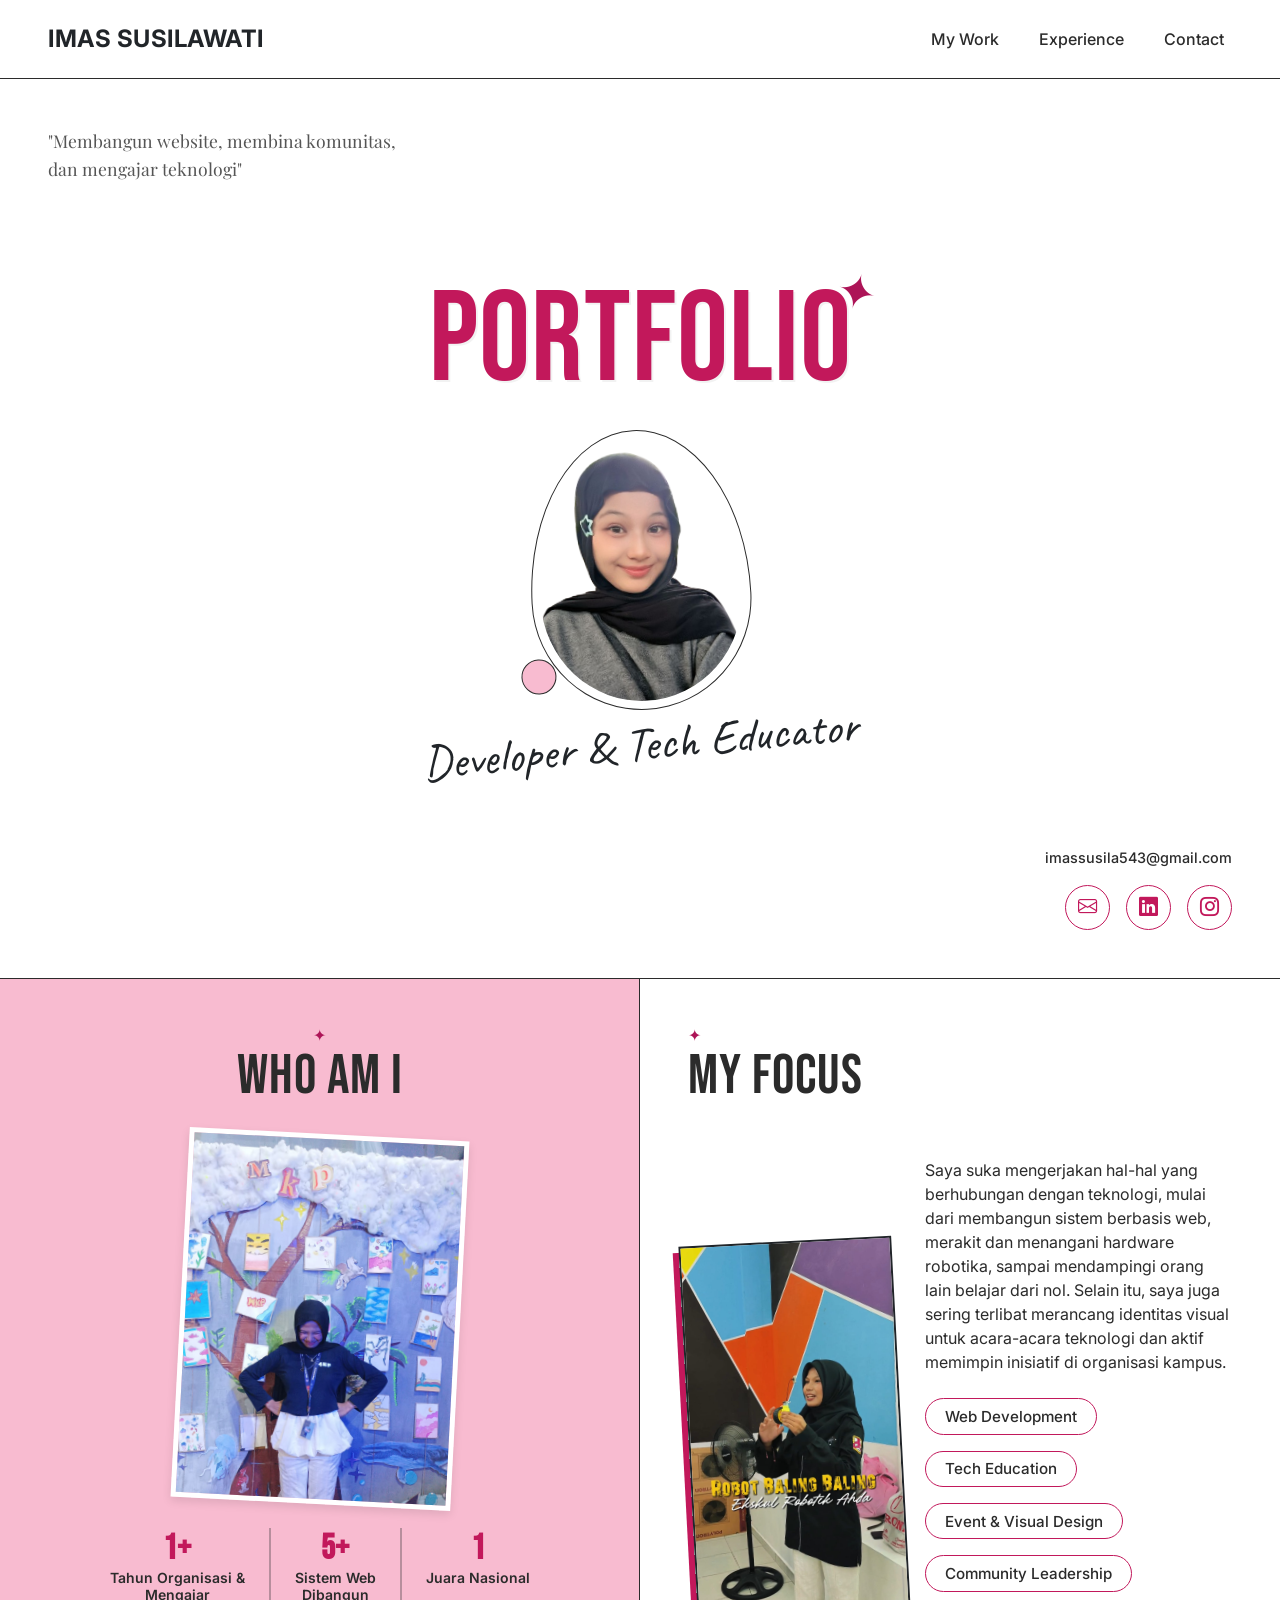
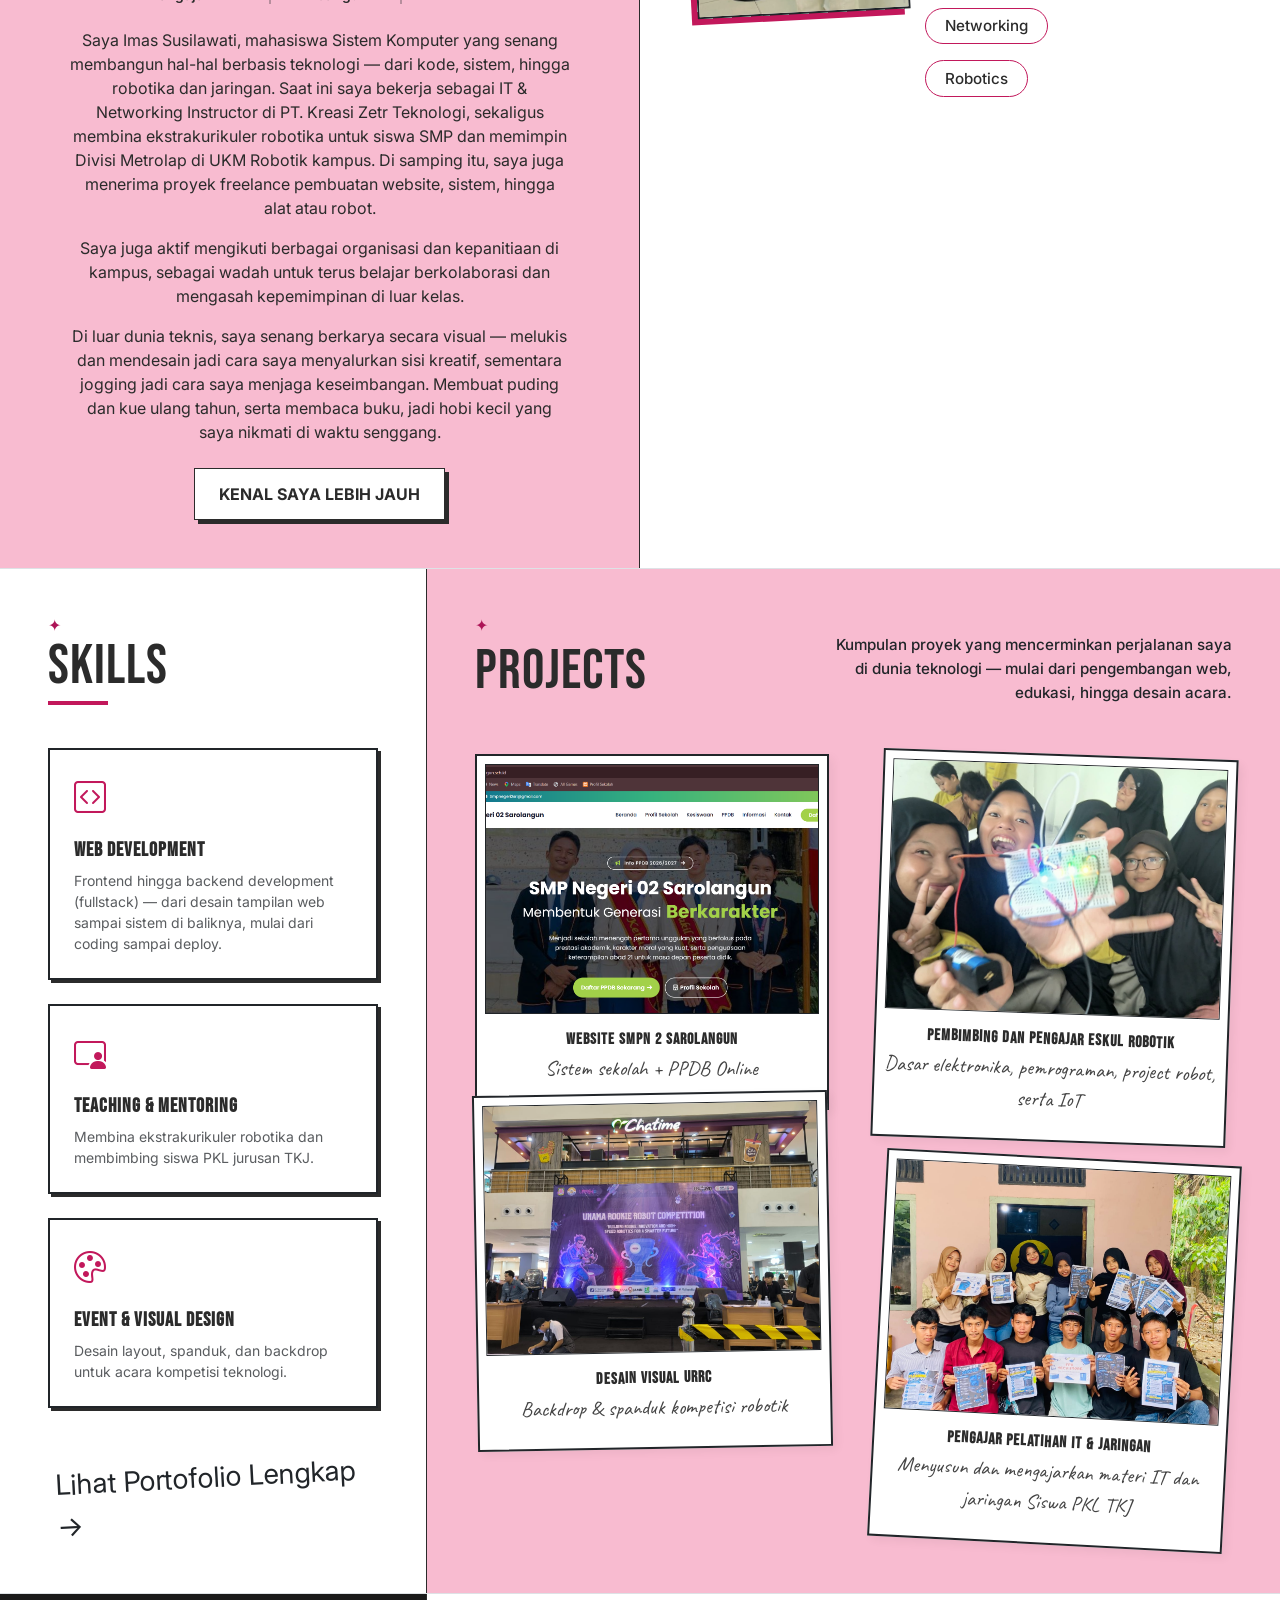
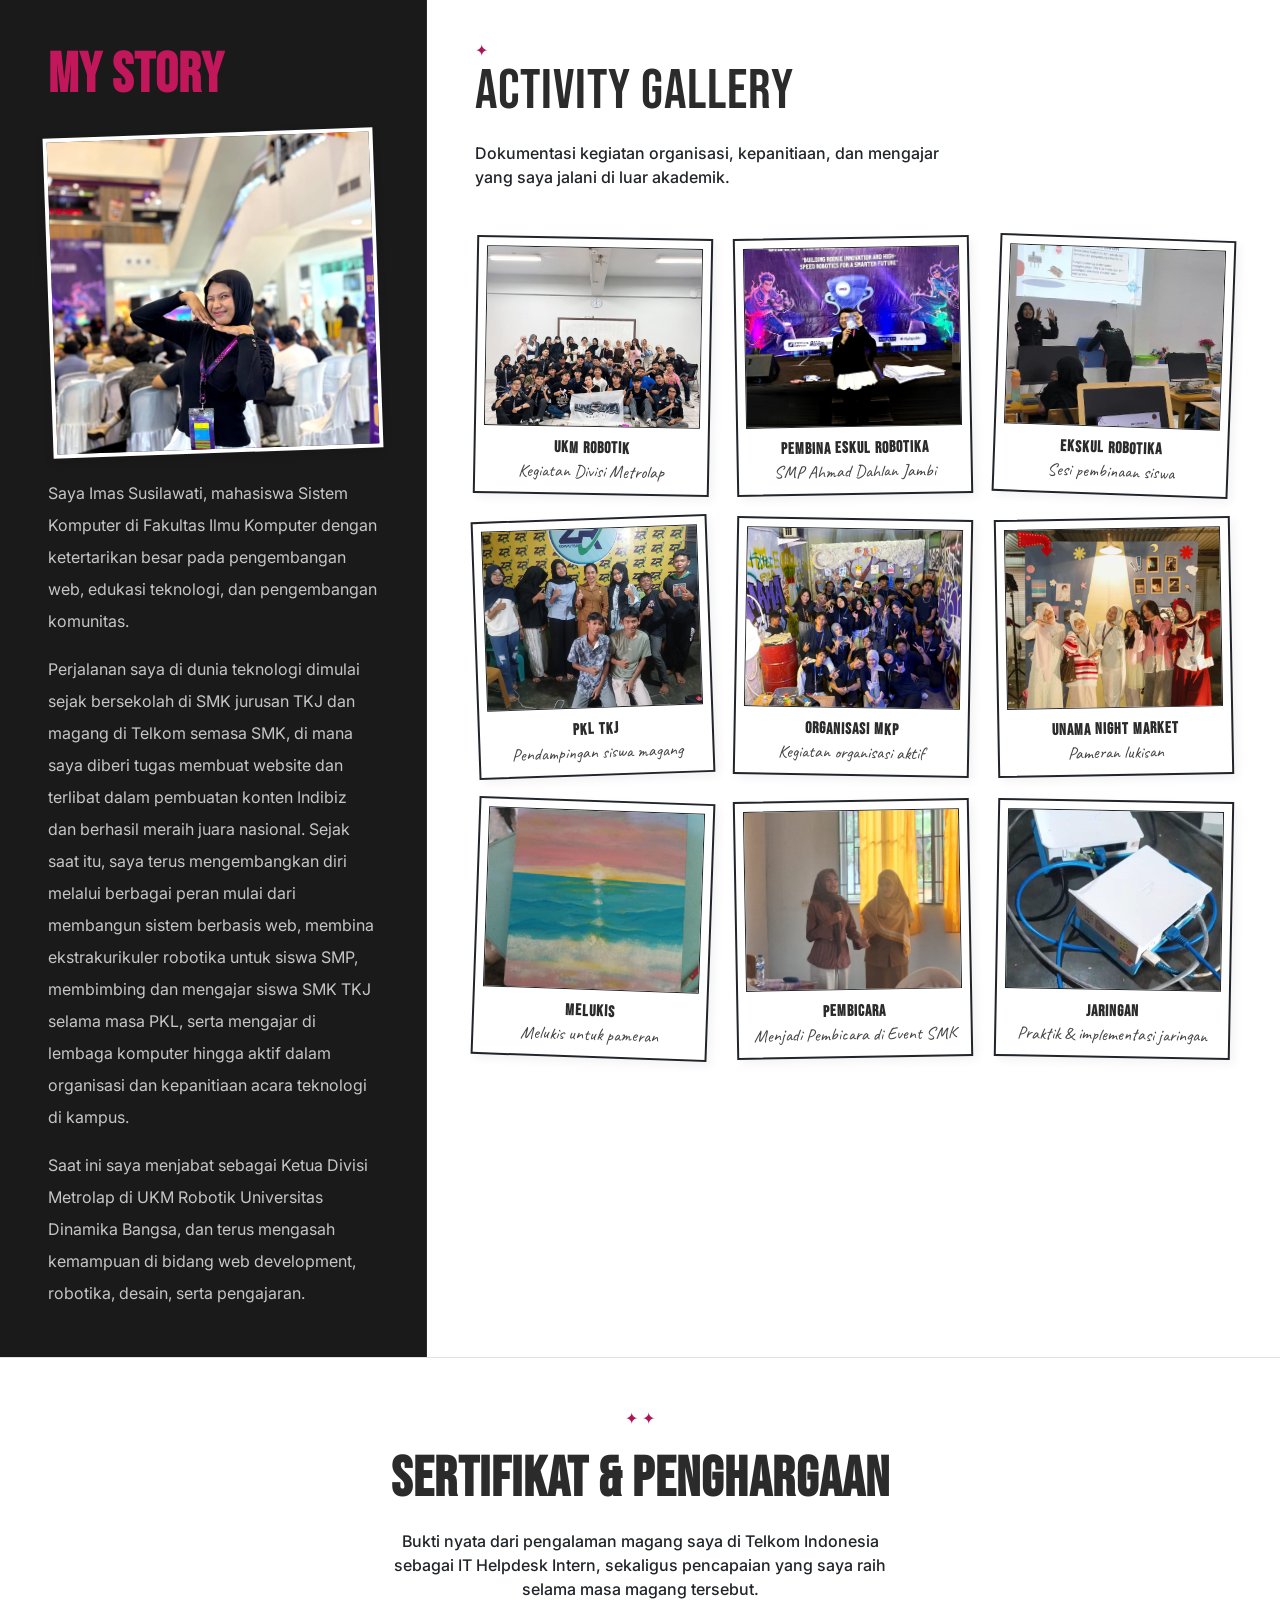
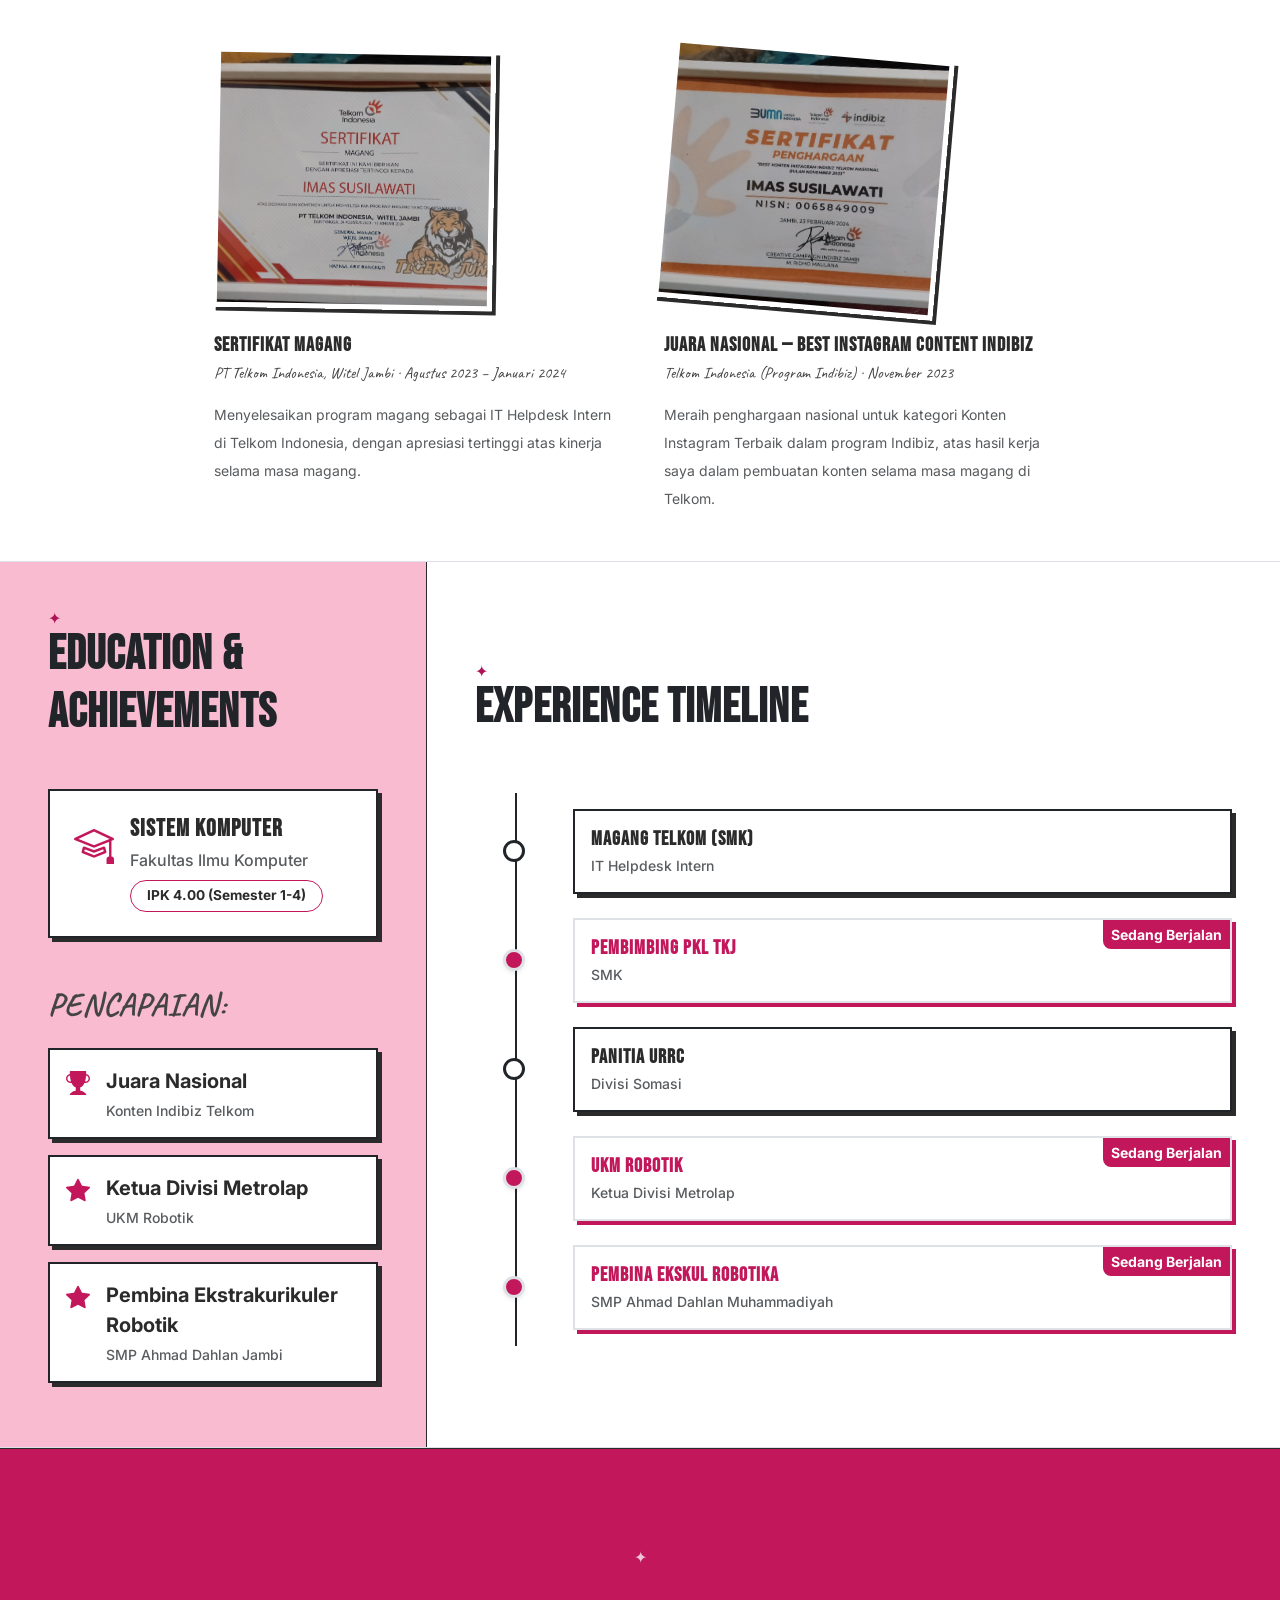
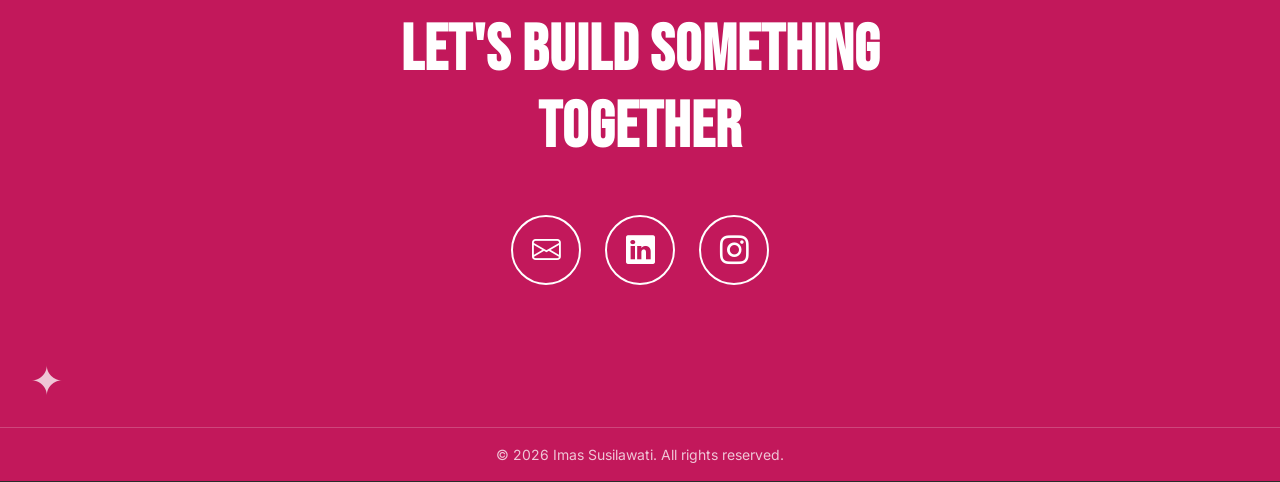
<file: web-portofolio/public/static-portfolio/index.html>
<!DOCTYPE html>
<html lang="id">
<head>
    <meta charset="UTF-8">
    <meta name="viewport" content="width=device-width, initial-scale=1.0">
    <title>Imas Susilawati - Portfolio</title>
    <!-- Google Fonts -->
    <link rel="preconnect" href="https://fonts.googleapis.com">
    <link rel="preconnect" href="https://fonts.gstatic.com" crossorigin>
    <link href="https://fonts.googleapis.com/css2?family=Bebas+Neue&family=Inter:wght@400;500;600;700&family=Playfair+Display:ital@1&family=Caveat:wght@700&display=swap" rel="stylesheet">
    <!-- Bootstrap 5 CSS -->
    <link href="https://cdn.jsdelivr.net/npm/bootstrap@5.3.2/dist/css/bootstrap.min.css" rel="stylesheet">
    <!-- Bootstrap Icons -->
    <link rel="stylesheet" href="https://cdn.jsdelivr.net/npm/bootstrap-icons@1.11.1/font/bootstrap-icons.css">
    <!-- Custom CSS -->
    <link rel="stylesheet" href="css/style.css">
</head>
<body data-bs-spy="scroll" data-bs-target="#mainNavbar" data-bs-smooth-scroll="true" tabindex="0">

    <!-- Sticky Navbar -->
    <nav id="mainNavbar" class="navbar navbar-expand-lg sticky-top custom-navbar">
        <div class="container-fluid px-4 px-md-5">
            <a class="navbar-brand fw-bold text-dark fs-4" href="#">IMAS SUSILAWATI</a>
            <button class="navbar-toggler" type="button" data-bs-toggle="collapse" data-bs-target="#navbarNav" aria-controls="navbarNav" aria-expanded="false" aria-label="Toggle navigation">
                <span class="navbar-toggler-icon"></span>
            </button>
            <div class="collapse navbar-collapse" id="navbarNav">
                <ul class="navbar-nav ms-auto">
                    <li class="nav-item">
                        <a class="nav-link" href="#my-work">My Work</a>
                    </li>
                    <li class="nav-item">
                        <a class="nav-link" href="#experience">Experience</a>
                    </li>
                    <li class="nav-item">
                        <a class="nav-link" href="#contact">Contact</a>
                    </li>
                </ul>
            </div>
        </div>
    </nav>

    <!-- Hero Section -->
    <section id="hero" class="hero-section bg-white d-flex align-items-center justify-content-center position-relative min-vh-100">
        
        <!-- Top Left Tagline -->
        <div class="position-absolute top-0 start-0 p-4 p-md-5 hero-tagline-container">
            <p class="hero-tagline text-muted m-0">"Membangun website, membina komunitas,<br>dan mengajar teknologi"</p>
        </div>
        
        <!-- Center Content -->
        <div class="container text-center hero-center-content z-2">
            <div class="position-relative d-inline-block">
                <h1 class="hero-title mb-0">PORTFOLIO</h1>
                <span class="spark-decoration title-spark">✦</span>
            </div>
            
            <div class="profile-wrapper mt-4 mb-2 mx-auto position-relative">
                <img src="images/profil.png" alt="Imas Susilawati" class="profile-img">
                <!-- Small decoration around photo -->
                <div class="profile-decoration"></div>
            </div>
            
            <div class="signature-text text-dark">Developer & Tech Educator</div>
        </div>
        
        <!-- Bottom Right Contacts -->
        <div class="position-absolute bottom-0 end-0 p-4 p-md-5 text-end z-2 hero-contact-container">
            <div class="contact-small-text mb-3">imassusila543@gmail.com</div>
            <div class="social-icons d-flex justify-content-end gap-3">
                <a href="https://mail.google.com/mail/?view=cm&fs=1&to=imassusila543@gmail.com" target="_blank" rel="noopener noreferrer" class="social-icon" title="Email"><i class="bi bi-envelope"></i></a>
                <a href="https://www.linkedin.com/in/imas-susilawati" target="_blank" rel="noopener noreferrer" class="social-icon" title="LinkedIn"><i class="bi bi-linkedin"></i></a>
                <a href="https://www.instagram.com/imas.sila?stkn=dXpha2s4cDh4dDR0" target="_blank" rel="noopener noreferrer" class="social-icon" title="Instagram"><i class="bi bi-instagram"></i></a>
            </div>
        </div>

    </section>

    <!-- ABOUT SECTION (Who Am I & My Focus) -->
    <section id="about" class="about-section container-fluid p-0 border-bottom">
        <div class="row g-0 h-100">
            <!-- Left Column: WHO AM I -->
            <div class="col-lg-6 about-col-left position-relative border-end-lg p-4 p-md-5 d-flex flex-column justify-content-start align-items-center text-center">
                <span class="spark-decoration top-left">✦</span>
                
                <h2 class="mb-4 display-4">WHO AM I</h2>
                
                <div class="polaroid-wrapper mb-4">
                    <img src="/img/who i.jpeg" alt="Who Am I" class="img-fluid border border-5 border-white polaroid-photo">
                </div>
                
                <div class="stats-row d-flex justify-content-center gap-3 gap-md-4 mb-4">
                    <div class="stat-item">
                        <div class="fw-bold fs-3 stat-number">1+</div>
                        <div class="small fw-semibold">Tahun Organisasi &<br>Mengajar</div>
                    </div>
                    <div class="stat-divider border-start border-dark border-2"></div>
                    <div class="stat-item">
                        <div class="fw-bold fs-3 stat-number">5+</div>
                        <div class="small fw-semibold">Sistem Web<br>Dibangun</div>
                    </div>
                    <div class="stat-divider border-start border-dark border-2"></div>
                    <div class="stat-item">
                        <div class="fw-bold fs-3 stat-number">1</div>
                        <div class="small fw-semibold">Juara Nasional</div>
                    </div>
                </div>
                
                <p class="mb-3 max-w-text">Saya Imas Susilawati, mahasiswa Sistem Komputer yang senang membangun hal-hal berbasis teknologi — dari kode, sistem, hingga robotika dan jaringan. Saat ini saya bekerja sebagai IT & Networking Instructor di PT. Kreasi Zetr Teknologi, sekaligus membina ekstrakurikuler robotika untuk siswa SMP dan memimpin Divisi Metrolap di UKM Robotik kampus. Di samping itu, saya juga menerima proyek freelance pembuatan website, sistem, hingga alat atau robot.</p>
                <p class="mb-3 max-w-text">Saya juga aktif mengikuti berbagai organisasi dan kepanitiaan di kampus, sebagai wadah untuk terus belajar berkolaborasi dan mengasah kepemimpinan di luar kelas.</p>
                <p class="mb-4 max-w-text">Di luar dunia teknis, saya senang berkarya secara visual — melukis dan mendesain jadi cara saya menyalurkan sisi kreatif, sementara jogging jadi cara saya menjaga keseimbangan. Membuat puding dan kue ulang tahun, serta membaca buku, jadi hobi kecil yang saya nikmati di waktu senggang.</p>
                
                <a href="#experience" class="btn btn-scrapbook text-uppercase fw-bold">Kenal Saya Lebih Jauh</a>
            </div>
            
            <!-- Right Column: MY FOCUS -->
            <div class="col-lg-6 about-col-right position-relative p-4 p-md-5 bg-white d-flex flex-column justify-content-start">
                <span class="spark-decoration top-right">✦</span>
                
                <h2 class="mb-5 display-4 text-lg-start text-center">MY FOCUS</h2>
                
                <div class="row align-items-center">
                    <div class="col-md-5 mb-4 mb-md-0 text-center">
                        <img src="/img/focus.jpeg" alt="My Focus" class="img-fluid border border-dark border-2 vertical-photo">
                    </div>
                    <div class="col-md-7">
                        <p class="mb-4 text-center text-md-start">Saya suka mengerjakan hal-hal yang berhubungan dengan teknologi, mulai dari membangun sistem berbasis web, merakit dan menangani hardware robotika, sampai mendampingi orang lain belajar dari nol. Selain itu, saya juga sering terlibat merancang identitas visual untuk acara-acara teknologi dan aktif memimpin inisiatif di organisasi kampus.</p>
                        
                        <div class="focus-pills d-flex flex-column gap-3">
                            <span class="badge rounded-pill focus-badge">Web Development</span>
                            <span class="badge rounded-pill focus-badge">Tech Education</span>
                            <span class="badge rounded-pill focus-badge">Event & Visual Design</span>
                            <span class="badge rounded-pill focus-badge">Community Leadership</span>
                            <span class="badge rounded-pill focus-badge">Networking</span>
                            <span class="badge rounded-pill focus-badge">Robotics</span>
                        </div>
                    </div>
                </div>
            </div>
        </div>
    </section>

    <!-- Next Sections Placeholders (to ensure scrolling) -->
    <!-- SKILLS & PROJECTS SECTION -->
    <section id="my-work" class="portfolio-section container-fluid p-0 border-bottom">
        <div class="row g-0 h-100">
            <!-- Left Column: SKILLS -->
            <div class="col-lg-5 col-xl-4 skills-col position-relative border-end-lg p-4 p-md-5 d-flex flex-column justify-content-start bg-white">
                <span class="spark-decoration top-right">✦</span>
                
                <h2 class="mb-5 display-4 position-relative d-inline-block title-underline">SKILLS</h2>
                
                <div class="skills-cards-container d-flex flex-column gap-4">
                    <!-- Skill 1 -->
                    <div class="skill-card border border-2 border-dark p-3 p-md-4 position-relative bg-white">
                        <div class="skill-icon-wrapper mb-3 text-primary-custom">
                            <i class="bi bi-code-square fs-2"></i>
                        </div>
                        <h4 class="mb-2 fw-bold fs-5">WEB DEVELOPMENT</h4>
                        <p class="mb-0 text-muted small">Frontend hingga backend development (fullstack) — dari desain tampilan web sampai sistem di baliknya, mulai dari coding sampai deploy.</p>
                    </div>
                    
                    <!-- Skill 2 -->
                    <div class="skill-card border border-2 border-dark p-3 p-md-4 position-relative bg-white">
                        <div class="skill-icon-wrapper mb-3 text-primary-custom">
                            <i class="bi bi-person-video3 fs-2"></i>
                        </div>
                        <h4 class="mb-2 fw-bold fs-5">TEACHING & MENTORING</h4>
                        <p class="mb-0 text-muted small">Membina ekstrakurikuler robotika dan membimbing siswa PKL jurusan TKJ.</p>
                    </div>
                    
                    <!-- Skill 3 -->
                    <div class="skill-card border border-2 border-dark p-3 p-md-4 position-relative bg-white">
                        <div class="skill-icon-wrapper mb-3 text-primary-custom">
                            <i class="bi bi-palette fs-2"></i>
                        </div>
                        <h4 class="mb-2 fw-bold fs-5">EVENT & VISUAL DESIGN</h4>
                        <p class="mb-0 text-muted small">Desain layout, spanduk, dan backdrop untuk acara kompetisi teknologi.</p>
                    </div>
                </div>
                
                <div class="mt-5 text-center text-lg-start">
                    <span class="script-font text-dark fs-3 ms-lg-2 signature-text-small" style="transform: rotate(-3deg); display: inline-block;">Lihat Portofolio Lengkap &rarr;</span>
                </div>
            </div>
            
            <!-- Right Column: PROJECTS -->
            <div class="col-lg-7 col-xl-8 projects-col position-relative p-4 p-md-5 d-flex flex-column justify-content-start">
                <span class="spark-decoration top-right">✦</span>
                
                <div class="d-flex flex-column flex-md-row justify-content-between align-items-md-end mb-5">
                    <h2 class="mb-3 mb-md-0 display-4">PROJECTS</h2>
                    <p class="text-md-end mb-0 max-w-text-small text-dark fw-medium">Kumpulan proyek yang mencerminkan perjalanan saya di dunia teknologi — mulai dari pengembangan web, edukasi, hingga desain acara.</p>
                </div>
                
                <div class="row g-4 g-lg-5 masonry-row">
                    <!-- Project 1 -->
                    <div class="col-md-6">
                        <div class="project-polaroid bg-white border border-2 border-dark p-2 pb-4 text-center">
                            <img src="/img/web smp.png" alt="Website SMPN 2" class="img-fluid border border-dark border-1 mb-3 object-fit-cover" style="height: 250px; width: 100%;">
                            <h5 class="fw-bold mb-1 fs-6">Website SMPN 2 Sarolangun</h5>
                            <p class="small text-muted mb-0 font-script-caption">Sistem sekolah + PPDB Online</p>
                        </div>
                    </div>
                    <!-- Project 2 -->
                    <div class="col-md-6 mt-md-5"> <!-- offset second column for masonry feel -->
                        <div class="project-polaroid bg-white border border-2 border-dark p-2 pb-4 text-center project-rotate-1">
                            <img src="/img/ahda robotik.jpeg" alt="Kurikulum Robotika" class="img-fluid border border-dark border-1 mb-3 object-fit-cover" style="height: 250px; width: 100%;">
                            <h5 class="fw-bold mb-1 fs-6">Pembimbing dan Pengajar Eskul Robotik</h5>
                            <p class="small text-muted mb-0 font-script-caption">Dasar elektronika, pemrograman, project robot, serta IoT</p>
                        </div>
                    </div>
                    <!-- Project 3 -->
                    <div class="col-md-6 mt-md-n4">
                        <div class="project-polaroid bg-white border border-2 border-dark p-2 pb-4 text-center project-rotate-2">
                            <img src="/img/backdrop.jpeg" alt="Desain Visual URRC" class="img-fluid border border-dark border-1 mb-3 object-fit-cover" style="height: 250px; width: 100%;">
                            <h5 class="fw-bold mb-1 fs-6">Desain Visual URRC</h5>
                            <p class="small text-muted mb-0 font-script-caption">Backdrop & spanduk kompetisi robotik</p>
                        </div>
                    </div>
                    <!-- Project 4 -->
                    <div class="col-md-6 mt-md-3">
                        <div class="project-polaroid bg-white border border-2 border-dark p-2 pb-4 text-center project-rotate-3">
                            <img src="/img/PKL.jpeg" alt="Pelatihan IT & Jaringan" class="img-fluid border border-dark border-1 mb-3 object-fit-cover" style="height: 250px; width: 100%;">
                            <h5 class="fw-bold mb-1 fs-6">PENGAJAR PELATIHAN IT & JARINGAN</h5>
                            <p class="small text-muted mb-0 font-script-caption">Menyusun dan mengajarkan materi IT dan jaringan Siswa PKL TKJ</p>
                        </div>
                    </div>
                </div>
            </div>
        </div>
    </section>
    <!-- EXPERIENCE SECTION -->
    <section id="experience" class="experience-section container-fluid p-0 border-bottom">
        <div class="row g-0 h-100">
            <!-- Left Column: MY STORY -->
            <div class="col-lg-5 col-xl-4 story-col position-relative border-end-lg p-4 p-md-5 d-flex flex-column justify-content-start text-white" style="background-color: #1a1a1a;">
                <h2 class="mb-4 display-4 text-primary-custom fw-bold">MY STORY</h2>
                
                <div class="story-img-wrapper mb-4 polaroid-photo" style="transform: rotate(-2deg);">
                    <img src="/img/story.jpeg" alt="My Story Profile" class="img-fluid border border-4 border-white object-fit-cover w-100" style="height: 320px;">
                </div>
                
                <p class="mb-3 max-w-text fs-6 opacity-75 lh-lg">Saya Imas Susilawati, mahasiswa Sistem Komputer di Fakultas Ilmu Komputer dengan ketertarikan besar pada pengembangan web, edukasi teknologi, dan pengembangan komunitas.</p>
                <p class="mb-3 max-w-text fs-6 opacity-75 lh-lg">Perjalanan saya di dunia teknologi dimulai sejak bersekolah di SMK jurusan TKJ dan magang di Telkom semasa SMK, di mana saya diberi tugas membuat website dan terlibat dalam pembuatan konten Indibiz dan berhasil meraih juara nasional. Sejak saat itu, saya terus mengembangkan diri melalui berbagai peran mulai dari membangun sistem berbasis web, membina ekstrakurikuler robotika untuk siswa SMP, membimbing dan mengajar siswa SMK TKJ selama masa PKL, serta mengajar di lembaga komputer hingga aktif dalam organisasi dan kepanitiaan acara teknologi di kampus.</p>
                <p class="mb-0 max-w-text fs-6 opacity-75 lh-lg">Saat ini saya menjabat sebagai Ketua Divisi Metrolap di UKM Robotik Universitas Dinamika Bangsa, dan terus mengasah kemampuan di bidang web development, robotika, desain, serta pengajaran.</p>
            </div>
            
            <!-- Right Column: ACTIVITY GALLERY -->
            <div class="col-lg-7 col-xl-8 gallery-col position-relative p-4 p-md-5 d-flex flex-column justify-content-start bg-white">
                <span class="spark-decoration top-right">✦</span>
                
                <div class="d-flex flex-column mb-5">
                    <h2 class="mb-3 display-4">ACTIVITY GALLERY</h2>
                    <p class="mb-0 text-dark fw-medium fs-6 max-w-text">Dokumentasi kegiatan organisasi, kepanitiaan, dan mengajar yang saya jalani di luar akademik.</p>
                </div>
                
                <!-- 2x3 Grid (row of 2 on small, 3 on large) -->
                <div class="row g-3 g-md-4 gallery-grid">
                    <div class="col-6 col-md-4">
                        <div class="gallery-item bg-white p-2 border border-2 border-dark text-center h-100 d-flex flex-column project-polaroid" style="transform: rotate(1deg);">
                            <img src="/img/robotik.jpeg" alt="UKM Robotik" class="img-fluid border border-1 border-dark mb-2 flex-grow-1 object-fit-cover" style="height: 180px;">
                            <h6 class="fw-bold mb-0 fs-6 mt-1">UKM Robotik</h6>
                            <small class="text-muted font-script-caption" style="font-size: 1.1rem;">Kegiatan Divisi Metrolap</small>
                        </div>
                    </div>
                    <div class="col-6 col-md-4">
                        <div class="gallery-item bg-white p-2 border border-2 border-dark text-center h-100 d-flex flex-column project-polaroid" style="transform: rotate(-1deg);">
                            <img src="/img/urrc.jpeg" alt="URRC" class="img-fluid border border-1 border-dark mb-2 flex-grow-1 object-fit-cover" style="height: 180px;">
                            <h6 class="fw-bold mb-0 fs-6 mt-1">Pembina Eskul Robotika</h6>
                            <small class="text-muted font-script-caption" style="font-size: 1.1rem;">SMP Ahmad Dahlan Jambi</small>
                        </div>
                    </div>
                    <div class="col-6 col-md-4">
                        <div class="gallery-item bg-white p-2 border border-2 border-dark text-center h-100 d-flex flex-column project-polaroid" style="transform: rotate(2deg);">
                            <img src="/img/ahda.jpeg" alt="Ekskul Robotika" class="img-fluid border border-1 border-dark mb-2 flex-grow-1 object-fit-cover" style="height: 180px;">
                            <h6 class="fw-bold mb-0 fs-6 mt-1">Ekskul Robotika</h6>
                            <small class="text-muted font-script-caption" style="font-size: 1.1rem;">Sesi pembinaan siswa</small>
                        </div>
                    </div>
                    <div class="col-6 col-md-4">
                        <div class="gallery-item bg-white p-2 border border-2 border-dark text-center h-100 d-flex flex-column project-polaroid" style="transform: rotate(-2deg);">
                            <img src="/img/ZR.jpeg" alt="PKL TKJ" class="img-fluid border border-1 border-dark mb-2 flex-grow-1 object-fit-cover" style="height: 180px;">
                            <h6 class="fw-bold mb-0 fs-6 mt-1">PKL TKJ</h6>
                            <small class="text-muted font-script-caption" style="font-size: 1.1rem;">Pendampingan siswa magang</small>
                        </div>
                    </div>
                    <div class="col-6 col-md-4">
                        <div class="gallery-item bg-white p-2 border border-2 border-dark text-center h-100 d-flex flex-column project-polaroid" style="transform: rotate(1deg);">
                            <img src="/img/mkp.jpeg" alt="Organisasi MKP" class="img-fluid border border-1 border-dark mb-2 flex-grow-1 object-fit-cover" style="height: 180px;">
                            <h6 class="fw-bold mb-0 fs-6 mt-1">Organisasi MKP</h6>
                            <small class="text-muted font-script-caption" style="font-size: 1.1rem;">Kegiatan organisasi aktif</small>
                        </div>
                    </div>
                    <div class="col-6 col-md-4">
                        <div class="gallery-item bg-white p-2 border border-2 border-dark text-center h-100 d-flex flex-column project-polaroid" style="transform: rotate(-1deg);">
                            <img src="/img/unm.jpeg" alt="Unama Night Market" class="img-fluid border border-1 border-dark mb-2 flex-grow-1 object-fit-cover" style="height: 180px;">
                            <h6 class="fw-bold mb-0 fs-6 mt-1">Unama Night Market</h6>
                            <small class="text-muted font-script-caption" style="font-size: 1.1rem;">Pameran lukisan</small>
                        </div>
                    </div>
                    <div class="col-6 col-md-4">
                        <div class="gallery-item bg-white p-2 border border-2 border-dark text-center h-100 d-flex flex-column project-polaroid" style="transform: rotate(2deg);">
                            <img src="/img/melukis.jpeg" alt="Melukis" class="img-fluid border border-1 border-dark mb-2 flex-grow-1 object-fit-cover" style="height: 180px;">
                            <h6 class="fw-bold mb-0 fs-6 mt-1">Melukis</h6>
                            <small class="text-muted font-script-caption" style="font-size: 1.1rem;">Melukis untuk pameran</small>
                        </div>
                    </div>
                    <div class="col-6 col-md-4">
                        <div class="gallery-item bg-white p-2 border border-2 border-dark text-center h-100 d-flex flex-column project-polaroid" style="transform: rotate(-1deg);">
                            <img src="/img/pemateri.jpeg" alt="Pemateri SMK" class="img-fluid border border-1 border-dark mb-2 flex-grow-1 object-fit-cover" style="height: 180px;">
                            <h6 class="fw-bold mb-0 fs-6 mt-1">Pembicara</h6>
                            <small class="text-muted font-script-caption" style="font-size: 1.1rem;">Menjadi Pembicara di Event SMK</small>
                        </div>
                    </div>
                    <div class="col-6 col-md-4">
                        <div class="gallery-item bg-white p-2 border border-2 border-dark text-center h-100 d-flex flex-column project-polaroid" style="transform: rotate(1deg);">
                            <img src="/img/jaringan.jpeg" alt="Jaringan" class="img-fluid border border-1 border-dark mb-2 flex-grow-1 object-fit-cover" style="height: 180px;">
                            <h6 class="fw-bold mb-0 fs-6 mt-1">Jaringan</h6>
                            <small class="text-muted font-script-caption" style="font-size: 1.1rem;">Praktik & implementasi jaringan</small>
                        </div>
                    </div>
                </div>
            </div>
        </div>
    </section>
    
    <!-- SERTIFIKAT & PENGHARGAAN SECTION -->
    <section id="certificates" class="certificates-section container-fluid p-4 p-md-5 bg-white border-bottom position-relative text-center">
        <span class="spark-decoration top-left">✦</span>
        <span class="spark-decoration top-right">✦</span>
        
        <h2 class="mb-3 display-4 fw-bold mt-3">SERTIFIKAT & PENGHARGAAN</h2>
        <p class="mb-5 mx-auto max-w-text text-dark fw-medium fs-6">Bukti nyata dari pengalaman magang saya di Telkom Indonesia sebagai IT Helpdesk Intern, sekaligus pencapaian yang saya raih selama masa magang tersebut.</p>
        
        <div class="row justify-content-center g-4 g-lg-5 mx-auto text-start" style="max-width: 900px;">
            <!-- Card 1 -->
            <div class="col-md-6">
                <div class="polaroid-wrapper mb-4 d-inline-block w-100" style="transform: rotate(-2deg);">
                    <img src="/img/telkom.jpeg" alt="Sertifikat Magang" class="img-fluid border border-5 border-white polaroid-photo scrapbook-shadow object-fit-cover w-100" style="height: 260px;">
                </div>
                <h5 class="fw-bold mb-1 fs-5">Sertifikat Magang</h5>
                <p class="small text-muted font-script-caption mb-3" style="font-size: 1rem;">PT Telkom Indonesia, Witel Jambi &middot; Agustus 2023 – Januari 2024</p>
                <p class="text-dark opacity-75 small lh-lg mb-0">Menyelesaikan program magang sebagai IT Helpdesk Intern di Telkom Indonesia, dengan apresiasi tertinggi atas kinerja selama masa magang.</p>
            </div>
            
            <!-- Card 2 -->
            <div class="col-md-6">
                <div class="polaroid-wrapper mb-4 d-inline-block w-100 mt-4 mt-md-0" style="transform: rotate(2deg);">
                    <img src="/img/indibidz.jpeg" alt="Juara Nasional Indibiz" class="img-fluid border border-5 border-white polaroid-photo scrapbook-shadow object-fit-cover w-100" style="height: 260px;">
                </div>
                <h5 class="fw-bold mb-1 fs-5">Juara Nasional — Best Instagram Content Indibiz</h5>
                <p class="small text-muted font-script-caption mb-3" style="font-size: 1rem;">Telkom Indonesia (Program Indibiz) &middot; November 2023</p>
                <p class="text-dark opacity-75 small lh-lg mb-0">Meraih penghargaan nasional untuk kategori Konten Instagram Terbaik dalam program Indibiz, atas hasil kerja saya dalam pembuatan konten selama masa magang di Telkom.</p>
            </div>
        </div>
    </section>
    
    <!-- EDU & TIMELINE SECTION -->
    <section id="edu-timeline" class="edu-timeline-section container-fluid p-0 border-bottom">
        <div class="row g-0 h-100">
            <!-- Left Column: EDUCATION & ACHIEVEMENTS -->
            <div class="col-lg-5 col-xl-4 position-relative border-end-lg p-4 p-md-5 d-flex flex-column justify-content-center bg-accent-custom" style="background-color: var(--accent-color);">
                <span class="spark-decoration top-right">✦</span>
                
                <h2 class="mb-5 display-5 fw-bold text-dark pe-4">EDUCATION &<br>ACHIEVEMENTS</h2>
                
                <div class="edu-card border border-2 border-dark p-4 bg-white mb-5 scrapbook-shadow transition-all hover-lift">
                    <div class="d-flex align-items-start gap-3">
                        <i class="bi bi-mortarboard fs-1 text-primary-custom"></i>
                        <div>
                            <h4 class="fw-bold mb-1">Sistem Komputer</h4>
                            <p class="mb-2 fw-medium text-muted">Fakultas Ilmu Komputer</p>
                            <span class="badge rounded-pill focus-badge fw-bold px-3 py-2 bg-white" style="font-size: 0.85rem;">IPK 4.00 (Semester 1-4)</span>
                        </div>
                    </div>
                </div>
                
                <div class="achievements-list">
                    <h5 class="fw-bold mb-4 font-script-caption fs-2">Pencapaian:</h5>
                    <ul class="list-unstyled d-flex flex-column gap-3">
                        <li class="d-flex align-items-start gap-3 bg-white p-3 border border-2 border-dark scrapbook-shadow hover-lift transition-all">
                            <i class="bi bi-trophy-fill text-primary-custom fs-4"></i>
                            <div>
                                <span class="fw-bold fs-5">Juara Nasional</span>
                                <div class="small text-muted fw-medium mt-1">Konten Indibiz Telkom</div>
                            </div>
                        </li>
                        <li class="d-flex align-items-start gap-3 bg-white p-3 border border-2 border-dark scrapbook-shadow hover-lift transition-all">
                            <i class="bi bi-star-fill text-primary-custom fs-4"></i>
                            <div>
                                <span class="fw-bold fs-5">Ketua Divisi Metrolap</span>
                                <div class="small text-muted fw-medium mt-1">UKM Robotik</div>
                            </div>
                        </li>
                        <li class="d-flex align-items-start gap-3 bg-white p-3 border border-2 border-dark scrapbook-shadow hover-lift transition-all">
                            <i class="bi bi-star-fill text-primary-custom fs-4"></i>
                            <div>
                                <span class="fw-bold fs-5">Pembina Ekstrakurikuler Robotik</span>
                                <div class="small text-muted fw-medium mt-1">SMP Ahmad Dahlan Jambi</div>
                            </div>
                        </li>
                    </ul>
                </div>
            </div>
            
            <!-- Right Column: TIMELINE -->
            <div class="col-lg-7 col-xl-8 position-relative p-4 p-md-5 bg-white d-flex flex-column justify-content-center">
                <span class="spark-decoration top-right">✦</span>
                
                <h2 class="mb-5 display-5 fw-bold text-dark">EXPERIENCE TIMELINE</h2>
                
                <div class="timeline-container position-relative ms-2 ms-md-4 mt-2 py-3">
                    <!-- Timeline Line -->
                    <div class="timeline-line position-absolute top-0 bottom-0 start-0 border-start border-2 border-dark ms-2 ms-md-3" style="left: 0; z-index: 1;"></div>
                    
                    <div class="d-flex flex-column gap-4 position-relative z-2">
                        <!-- Item 1 -->
                        <div class="timeline-item position-relative d-flex align-items-center">
                            <div class="timeline-dot bg-white border border-3 border-dark rounded-circle ms-0 ms-md-1" style="width: 22px; height: 22px; min-width: 22px;"></div>
                            <div class="timeline-content ms-4 ms-md-5 border border-2 border-dark p-3 bg-white w-100 scrapbook-shadow hover-lift transition-all">
                                <h5 class="fw-bold mb-1">Magang Telkom (SMK)</h5>
                                <p class="mb-0 text-muted small fw-medium">IT Helpdesk Intern</p>
                            </div>
                        </div>
                        
                        <!-- Item 2 -->
                        <div class="timeline-item position-relative d-flex align-items-center">
                            <div class="timeline-dot bg-primary-custom border border-3 border-primary-custom rounded-circle ms-0 ms-md-1 shadow-sm" style="width: 22px; height: 22px; min-width: 22px;"></div>
                            <div class="timeline-content ms-4 ms-md-5 border border-2 border-primary-custom p-3 bg-white w-100 scrapbook-shadow-pink hover-lift transition-all position-relative overflow-hidden">
                                <div class="position-absolute top-0 end-0 bg-primary-custom text-white small px-2 py-1 fw-bold" style="border-bottom-left-radius: 8px;">Sedang Berjalan</div>
                                <h5 class="fw-bold mb-1 mt-2 mt-md-0 text-primary-custom">Pembimbing PKL TKJ</h5>
                                <p class="mb-0 text-muted small fw-medium">SMK</p>
                            </div>
                        </div>
                        
                        <!-- Item 3 -->
                        <div class="timeline-item position-relative d-flex align-items-center">
                            <div class="timeline-dot bg-white border border-3 border-dark rounded-circle ms-0 ms-md-1" style="width: 22px; height: 22px; min-width: 22px;"></div>
                            <div class="timeline-content ms-4 ms-md-5 border border-2 border-dark p-3 bg-white w-100 scrapbook-shadow hover-lift transition-all">
                                <h5 class="fw-bold mb-1">Panitia URRC</h5>
                                <p class="mb-0 text-muted small fw-medium">Divisi Somasi</p>
                            </div>
                        </div>
                        
                        <!-- Item 4 -->
                        <div class="timeline-item position-relative d-flex align-items-center">
                            <div class="timeline-dot bg-primary-custom border border-3 border-primary-custom rounded-circle ms-0 ms-md-1 shadow-sm" style="width: 22px; height: 22px; min-width: 22px;"></div>
                            <div class="timeline-content ms-4 ms-md-5 border border-2 border-primary-custom p-3 bg-white w-100 scrapbook-shadow-pink hover-lift transition-all position-relative overflow-hidden">
                                <div class="position-absolute top-0 end-0 bg-primary-custom text-white small px-2 py-1 fw-bold" style="border-bottom-left-radius: 8px;">Sedang Berjalan</div>
                                <h5 class="fw-bold mb-1 mt-2 mt-md-0 text-primary-custom">UKM Robotik</h5>
                                <p class="mb-0 text-muted small fw-medium">Ketua Divisi Metrolap</p>
                            </div>
                        </div>
                        
                        <!-- Item 5 -->
                        <div class="timeline-item position-relative d-flex align-items-center">
                            <div class="timeline-dot bg-primary-custom border border-3 border-primary-custom rounded-circle ms-0 ms-md-1 shadow-sm" style="width: 22px; height: 22px; min-width: 22px;"></div>
                            <div class="timeline-content ms-4 ms-md-5 border border-2 border-primary-custom p-3 bg-white w-100 scrapbook-shadow-pink hover-lift transition-all position-relative overflow-hidden">
                                <div class="position-absolute top-0 end-0 bg-primary-custom text-white small px-2 py-1 fw-bold" style="border-bottom-left-radius: 8px;">Sedang Berjalan</div>
                                <h5 class="fw-bold mb-1 mt-2 mt-md-0 text-primary-custom">Pembina Ekskul Robotika</h5>
                                <p class="mb-0 text-muted small fw-medium">SMP Ahmad Dahlan Muhammadiyah</p>
                            </div>
                        </div>
                    </div>
                </div>
                
            </div>
        </div>
    </section>
    
    <!-- CONTACT SECTION (FOOTER) -->
    <section id="contact" class="contact-section position-relative bg-primary-custom text-white d-flex align-items-center justify-content-center flex-column" style="min-height: 70vh;">
        <!-- Spark Decoration -->
        <span class="spark-decoration top-right text-white opacity-75">✦</span>
        <span class="spark-decoration" style="left: 30px; bottom: 80px; position: absolute; color: white; opacity: 0.75; font-size: 2.5rem;">✦</span>
        
        <div class="container text-center py-5 mb-4">
            <h2 class="display-3 fw-bold mb-5 px-3">LET'S BUILD SOMETHING<br>TOGETHER</h2>
            
            <div class="social-icons-contact d-flex justify-content-center gap-4 mb-4">
                <a href="https://mail.google.com/mail/?view=cm&fs=1&to=imassusila543@gmail.com" target="_blank" rel="noopener noreferrer" class="social-icon-outline" title="Email"><i class="bi bi-envelope"></i></a>
                <a href="https://www.linkedin.com/in/imas-susilawati" target="_blank" rel="noopener noreferrer" class="social-icon-outline" title="LinkedIn"><i class="bi bi-linkedin"></i></a>
                <a href="https://www.instagram.com/imas.sila?stkn=dXpha2s4cDh4dDR0" target="_blank" rel="noopener noreferrer" class="social-icon-outline" title="Instagram"><i class="bi bi-instagram"></i></a>
            </div>
        </div>
        
        <div class="footer-bottom position-absolute bottom-0 w-100 text-center py-3 border-top" style="border-color: rgba(255,255,255,0.2) !important;">
            <p class="mb-0 small opacity-75">&copy; 2026 Imas Susilawati. All rights reserved.</p>
        </div>
    </section>

    <!-- Bootstrap 5 JS Bundle -->
    <script src="https://cdn.jsdelivr.net/npm/bootstrap@5.3.2/dist/js/bootstrap.bundle.min.js"></script>
    <!-- Custom JS -->
    <script src="js/script.js"></script>
</body>
</html>
</file>
<file: css/style.css>
/* DESIGN SYSTEM VARIABLES */
:root {
    --primary-color: #C2185B; /* Dusty Pink / Dark Pink */
    --accent-color: #F8BBD0; /* Blush / Light Pink */
    --text-dark: #2B2B2B; /* Charcoal */
    --accent-small: #AD1457; /* Bright Pink / Maroon */
    
    --font-heading: 'Bebas Neue', sans-serif;
    --font-body: 'Inter', sans-serif;
    --font-serif: 'Playfair Display', serif;
    --font-script: 'Caveat', cursive;
    
    --border-style: 1.5px solid var(--text-dark); /* Thin black border */
}

body {
    font-family: var(--font-body);
    color: var(--text-dark);
    background-color: #FFFFFF;
    margin: 0;
    padding: 0;
}

h1, h2, h3, h4, h5, h6 {
    font-family: var(--font-heading);
    text-transform: uppercase;
    letter-spacing: 1px;
}

/* NAVBAR STYLES */
.custom-navbar {
    background-color: #FFFFFF;
    border-bottom: var(--border-style);
    padding: 1rem 0;
}

.custom-navbar .navbar-brand {
    font-family: var(--font-body); /* Requested bold, not necessarily Bebas Neue */
    letter-spacing: 0.5px;
}

.custom-navbar .nav-link {
    color: var(--text-dark);
    font-weight: 500;
    margin-left: 1.5rem;
    transition: color 0.3s ease;
}

.custom-navbar .nav-link:hover,
.custom-navbar .nav-link.active {
    color: var(--primary-color);
}

/* SECTION STYLES */
section {
    padding: 100px 0;
    border-bottom: var(--border-style);
    position: relative;
    overflow: hidden;
}

section:nth-of-type(odd) {
    background-color: #FFFFFF;
}

section:nth-of-type(even) {
    background-color: var(--accent-color);
}

/* HERO SECTION SPECIFICS */
.hero-section {
    padding: 0;
}

.hero-tagline {
    font-family: var(--font-serif);
    font-size: 1.1rem;
    line-height: 1.6;
    color: #555 !important;
}

.hero-title {
    color: var(--primary-color);
    font-size: clamp(4rem, 10vw, 8rem);
    line-height: 1;
    text-shadow: 2px 2px 0px rgba(0,0,0,0.05);
}

/* Spark Decorations */
.spark-decoration {
    color: var(--accent-small);
    line-height: 1;
}

.title-spark {
    position: absolute;
    top: -10px;
    right: -25px;
    font-size: clamp(2rem, 4vw, 3rem);
    transform: rotate(15deg);
}

/* Profile Photo */
.profile-wrapper {
    width: 220px;
    height: 280px;
    /* Oval shape */
    border-radius: 50% 50% 50% 50% / 60% 60% 40% 40%;
    border: var(--border-style);
    padding: 8px;
    background-color: #fff;
    /* Scrapbook style rotation */
    transform: rotate(-3deg);
    transition: transform 0.4s ease;
}

.profile-wrapper:hover {
    transform: rotate(2deg) scale(1.02);
}

.profile-img {
    width: 100%;
    height: 100%;
    object-fit: cover;
    border-radius: 50% 50% 50% 50% / 60% 60% 40% 40%;
}

.profile-decoration {
    position: absolute;
    bottom: 20px;
    left: -15px;
    width: 35px;
    height: 35px;
    background-color: var(--accent-color);
    border: var(--border-style);
    border-radius: 50%;
    z-index: -1;
}

/* Signature */
.signature-text {
    font-family: var(--font-script);
    font-size: 3rem;
    transform: rotate(-5deg);
    margin-top: -10px;
}

/* Contacts */
.contact-small-text {
    font-size: 0.9rem;
    font-weight: 500;
}

.social-icons .social-icon {
    display: inline-flex;
    align-items: center;
    justify-content: center;
    width: 45px;
    height: 45px;
    border-radius: 50%;
    border: 1.5px solid var(--primary-color); /* Pink outline */
    color: var(--primary-color);
    font-size: 1.2rem;
    transition: all 0.3s ease;
    text-decoration: none;
    background-color: transparent;
}

.social-icons .social-icon:hover {
    background-color: var(--primary-color);
    color: #FFF;
    transform: translateY(-3px);
    box-shadow: 0 5px 15px rgba(194, 24, 91, 0.2);
}

/* Responsive adjustments */
@media (max-width: 768px) {
    .hero-tagline-container {
        position: relative !important;
        padding-top: 3rem !important;
        padding-bottom: 0 !important;
        text-align: center;
        width: 100%;
    }
    
    .hero-contact-container {
        position: relative !important;
        text-align: center !important;
        padding-top: 2rem !important;
        padding-bottom: 3rem !important;
        width: 100%;
    }
    
    .social-icons {
        justify-content: center !important;
    }
    
    .hero-section {
        flex-direction: column;
        justify-content: center !important;
    }
    
    .hero-center-content {
        margin-top: 2rem !important;
    }
}

/* ABOUT SECTION */
.about-section {
    padding: 0;
    border-bottom: var(--border-style);
}

.about-col-left {
    background-color: var(--accent-color);
}

.border-end-lg {
    border-right: var(--border-style);
}

.polaroid-photo {
    box-shadow: 0 4px 10px rgba(0,0,0,0.1);
    transform: rotate(3deg);
    transition: transform 0.3s ease;
}

.polaroid-wrapper {
    max-width: 280px;
}

.polaroid-wrapper:hover .polaroid-photo {
    transform: rotate(0deg) scale(1.02);
}

.stat-item {
    line-height: 1.2;
}

.stat-number {
    font-family: var(--font-heading);
    color: var(--primary-color);
    font-size: 2.2rem !important;
}

.stat-divider {
    opacity: 0.3;
}

.max-w-text {
    max-width: 500px;
}

.btn-scrapbook {
    border: var(--border-style);
    background-color: #fff;
    color: var(--text-dark);
    padding: 0.8rem 1.5rem;
    border-radius: 0;
    transition: all 0.3s ease;
    box-shadow: 4px 4px 0px var(--text-dark);
}

.btn-scrapbook:hover {
    transform: translate(2px, 2px);
    box-shadow: 2px 2px 0px var(--text-dark);
    background-color: var(--primary-color);
    color: #fff;
    border-color: var(--text-dark);
}

/* My Focus Section */
.about-col-right {
    background-color: #FFFFFF;
}

.vertical-photo {
    transform: rotate(-3deg);
    box-shadow: -6px 6px 0px var(--primary-color);
    max-width: 100%;
    transition: transform 0.3s ease;
}

.vertical-photo:hover {
    transform: rotate(0deg) scale(1.02);
}

.focus-badge {
    background-color: transparent;
    color: var(--text-dark);
    border: 1.5px solid var(--primary-color);
    padding: 0.6rem 1.2rem;
    font-size: 0.95rem;
    font-weight: 500;
    text-align: left;
    width: fit-content;
    transition: all 0.3s ease;
}

.focus-badge:hover {
    background-color: var(--primary-color);
    color: #FFFFFF;
    transform: translateX(5px);
}

@media (max-width: 991.98px) {
    .border-end-lg {
        border-right: none !important;
        border-bottom: var(--border-style) !important;
    }
}

/* SKILLS & PROJECTS SECTION */
.portfolio-section {
    padding: 0;
    border-bottom: var(--border-style);
}

.skills-col {
    background-color: #FFFFFF;
}

.projects-col {
    background-color: var(--accent-color);
}

.title-underline::after {
    content: '';
    position: absolute;
    bottom: -5px;
    left: 0;
    width: 60px;
    height: 4px;
    background-color: var(--primary-color);
}

/* Skill Cards */
.skill-card {
    transition: all 0.3s ease;
    box-shadow: 3px 3px 0px var(--text-dark);
}

.skill-card:hover {
    transform: translate(-3px, -3px);
    box-shadow: 6px 6px 0px var(--primary-color);
}

.text-primary-custom {
    color: var(--primary-color);
}

/* Projects Polaroid */
.project-polaroid {
    transition: all 0.3s ease;
    box-shadow: 4px 4px 10px rgba(0,0,0,0.05);
}

.project-polaroid:hover {
    transform: rotate(0deg) scale(1.02) !important;
    box-shadow: 4px 4px 0px var(--primary-color);
    border-color: var(--primary-color) !important;
    z-index: 2;
    position: relative;
}

.font-script-caption {
    font-family: var(--font-script);
    font-size: 1.3rem;
    color: #444 !important;
}

.project-rotate-1 { transform: rotate(2deg); }
.project-rotate-2 { transform: rotate(-1deg); }
.project-rotate-3 { transform: rotate(3deg); }

.max-w-text-small {
    max-width: 400px;
    font-size: 0.95rem;
    line-height: 1.6;
}

@media (min-width: 992px) {
    .masonry-row .mt-md-n4 {
        margin-top: -3rem !important;
    }
}

.bg-primary-custom {
    background-color: var(--primary-color) !important;
}

/* Scrapbook Effects */
.scrapbook-shadow {
    box-shadow: 4px 4px 0px var(--text-dark);
}

.scrapbook-shadow-pink {
    box-shadow: 4px 4px 0px var(--primary-color);
}

.hover-lift {
    transition: transform 0.2s ease, box-shadow 0.2s ease;
}

.hover-lift:hover {
    transform: translate(-3px, -3px);
    box-shadow: 6px 6px 0px var(--text-dark);
}

.scrapbook-shadow-pink.hover-lift:hover {
    box-shadow: 6px 6px 0px var(--primary-color);
}

.bg-accent-custom {
    background-color: var(--accent-color);
}

/* Contact Section */
.contact-section {
    border-top: var(--border-style);
    overflow: hidden;
}

.social-icon-outline {
    display: inline-flex;
    align-items: center;
    justify-content: center;
    width: 70px;
    height: 70px;
    border-radius: 50%;
    border: 2px solid #FFF;
    color: #FFF;
    font-size: 1.8rem;
    transition: all 0.3s ease;
    text-decoration: none;
    background-color: transparent;
}

.social-icon-outline:hover {
    background-color: #FFF;
    color: var(--primary-color);
    transform: translateY(-5px);
    box-shadow: 0 10px 20px rgba(0,0,0,0.15);
}
</file>
<file: web-portofolio/public/static-portfolio/css/style.css>
/* DESIGN SYSTEM VARIABLES */
:root {
    --primary-color: #C2185B; /* Dusty Pink / Dark Pink */
    --accent-color: #F8BBD0; /* Blush / Light Pink */
    --text-dark: #2B2B2B; /* Charcoal */
    --accent-small: #AD1457; /* Bright Pink / Maroon */
    
    --font-heading: 'Bebas Neue', sans-serif;
    --font-body: 'Inter', sans-serif;
    --font-serif: 'Playfair Display', serif;
    --font-script: 'Caveat', cursive;
    
    --border-style: 1.5px solid var(--text-dark); /* Thin black border */
}

body {
    font-family: var(--font-body);
    color: var(--text-dark);
    background-color: #FFFFFF;
    margin: 0;
    padding: 0;
}

h1, h2, h3, h4, h5, h6 {
    font-family: var(--font-heading);
    text-transform: uppercase;
    letter-spacing: 1px;
}

/* NAVBAR STYLES */
.custom-navbar {
    background-color: #FFFFFF;
    border-bottom: var(--border-style);
    padding: 1rem 0;
}

.custom-navbar .navbar-brand {
    font-family: var(--font-body); /* Requested bold, not necessarily Bebas Neue */
    letter-spacing: 0.5px;
}

.custom-navbar .nav-link {
    color: var(--text-dark);
    font-weight: 500;
    margin-left: 1.5rem;
    transition: color 0.3s ease;
}

.custom-navbar .nav-link:hover,
.custom-navbar .nav-link.active {
    color: var(--primary-color);
}

/* SECTION STYLES */
section {
    padding: 100px 0;
    border-bottom: var(--border-style);
    position: relative;
    overflow: hidden;
}

section:nth-of-type(odd) {
    background-color: #FFFFFF;
}

section:nth-of-type(even) {
    background-color: var(--accent-color);
}

/* HERO SECTION SPECIFICS */
.hero-section {
    padding: 0;
}

.hero-tagline {
    font-family: var(--font-serif);
    font-size: 1.1rem;
    line-height: 1.6;
    color: #555 !important;
}

.hero-title {
    color: var(--primary-color);
    font-size: clamp(4rem, 10vw, 8rem);
    line-height: 1;
    text-shadow: 2px 2px 0px rgba(0,0,0,0.05);
}

/* Spark Decorations */
.spark-decoration {
    color: var(--accent-small);
    line-height: 1;
}

.title-spark {
    position: absolute;
    top: -10px;
    right: -25px;
    font-size: clamp(2rem, 4vw, 3rem);
    transform: rotate(15deg);
}

/* Profile Photo */
.profile-wrapper {
    width: 220px;
    height: 280px;
    /* Oval shape */
    border-radius: 50% 50% 50% 50% / 60% 60% 40% 40%;
    border: var(--border-style);
    padding: 8px;
    background-color: #fff;
    /* Scrapbook style rotation */
    transform: rotate(-3deg);
    transition: transform 0.4s ease;
}

.profile-wrapper:hover {
    transform: rotate(2deg) scale(1.02);
}

.profile-img {
    width: 100%;
    height: 100%;
    object-fit: cover;
    border-radius: 50% 50% 50% 50% / 60% 60% 40% 40%;
}

.profile-decoration {
    position: absolute;
    bottom: 20px;
    left: -15px;
    width: 35px;
    height: 35px;
    background-color: var(--accent-color);
    border: var(--border-style);
    border-radius: 50%;
    z-index: -1;
}

/* Signature */
.signature-text {
    font-family: var(--font-script);
    font-size: 3rem;
    transform: rotate(-5deg);
    margin-top: -10px;
}

/* Contacts */
.contact-small-text {
    font-size: 0.9rem;
    font-weight: 500;
}

.social-icons .social-icon {
    display: inline-flex;
    align-items: center;
    justify-content: center;
    width: 45px;
    height: 45px;
    border-radius: 50%;
    border: 1.5px solid var(--primary-color); /* Pink outline */
    color: var(--primary-color);
    font-size: 1.2rem;
    transition: all 0.3s ease;
    text-decoration: none;
    background-color: transparent;
}

.social-icons .social-icon:hover {
    background-color: var(--primary-color);
    color: #FFF;
    transform: translateY(-3px);
    box-shadow: 0 5px 15px rgba(194, 24, 91, 0.2);
}

/* Responsive adjustments */
@media (max-width: 768px) {
    .hero-tagline-container {
        position: relative !important;
        padding-top: 3rem !important;
        padding-bottom: 0 !important;
        text-align: center;
        width: 100%;
    }
    
    .hero-contact-container {
        position: relative !important;
        text-align: center !important;
        padding-top: 2rem !important;
        padding-bottom: 3rem !important;
        width: 100%;
    }
    
    .social-icons {
        justify-content: center !important;
    }
    
    .hero-section {
        flex-direction: column;
        justify-content: center !important;
    }
    
    .hero-center-content {
        margin-top: 2rem !important;
    }
}

/* ABOUT SECTION */
.about-section {
    padding: 0;
    border-bottom: var(--border-style);
}

.about-col-left {
    background-color: var(--accent-color);
}

.border-end-lg {
    border-right: var(--border-style);
}

.polaroid-photo {
    box-shadow: 0 4px 10px rgba(0,0,0,0.1);
    transform: rotate(3deg);
    transition: transform 0.3s ease;
}

.polaroid-wrapper {
    max-width: 280px;
}

.polaroid-wrapper:hover .polaroid-photo {
    transform: rotate(0deg) scale(1.02);
}

.stat-item {
    line-height: 1.2;
}

.stat-number {
    font-family: var(--font-heading);
    color: var(--primary-color);
    font-size: 2.2rem !important;
}

.stat-divider {
    opacity: 0.3;
}

.max-w-text {
    max-width: 500px;
}

.btn-scrapbook {
    border: var(--border-style);
    background-color: #fff;
    color: var(--text-dark);
    padding: 0.8rem 1.5rem;
    border-radius: 0;
    transition: all 0.3s ease;
    box-shadow: 4px 4px 0px var(--text-dark);
}

.btn-scrapbook:hover {
    transform: translate(2px, 2px);
    box-shadow: 2px 2px 0px var(--text-dark);
    background-color: var(--primary-color);
    color: #fff;
    border-color: var(--text-dark);
}

/* My Focus Section */
.about-col-right {
    background-color: #FFFFFF;
}

.vertical-photo {
    transform: rotate(-3deg);
    box-shadow: -6px 6px 0px var(--primary-color);
    max-width: 100%;
    transition: transform 0.3s ease;
}

.vertical-photo:hover {
    transform: rotate(0deg) scale(1.02);
}

.focus-badge {
    background-color: transparent;
    color: var(--text-dark);
    border: 1.5px solid var(--primary-color);
    padding: 0.6rem 1.2rem;
    font-size: 0.95rem;
    font-weight: 500;
    text-align: left;
    width: fit-content;
    transition: all 0.3s ease;
}

.focus-badge:hover {
    background-color: var(--primary-color);
    color: #FFFFFF;
    transform: translateX(5px);
}

@media (max-width: 991.98px) {
    .border-end-lg {
        border-right: none !important;
        border-bottom: var(--border-style) !important;
    }
}

/* SKILLS & PROJECTS SECTION */
.portfolio-section {
    padding: 0;
    border-bottom: var(--border-style);
}

.skills-col {
    background-color: #FFFFFF;
}

.projects-col {
    background-color: var(--accent-color);
}

.title-underline::after {
    content: '';
    position: absolute;
    bottom: -5px;
    left: 0;
    width: 60px;
    height: 4px;
    background-color: var(--primary-color);
}

/* Skill Cards */
.skill-card {
    transition: all 0.3s ease;
    box-shadow: 3px 3px 0px var(--text-dark);
}

.skill-card:hover {
    transform: translate(-3px, -3px);
    box-shadow: 6px 6px 0px var(--primary-color);
}

.text-primary-custom {
    color: var(--primary-color);
}

/* Projects Polaroid */
.project-polaroid {
    transition: all 0.3s ease;
    box-shadow: 4px 4px 10px rgba(0,0,0,0.05);
}

.project-polaroid:hover {
    transform: rotate(0deg) scale(1.02) !important;
    box-shadow: 4px 4px 0px var(--primary-color);
    border-color: var(--primary-color) !important;
    z-index: 2;
    position: relative;
}

.font-script-caption {
    font-family: var(--font-script);
    font-size: 1.3rem;
    color: #444 !important;
}

.project-rotate-1 { transform: rotate(2deg); }
.project-rotate-2 { transform: rotate(-1deg); }
.project-rotate-3 { transform: rotate(3deg); }

.max-w-text-small {
    max-width: 400px;
    font-size: 0.95rem;
    line-height: 1.6;
}

@media (min-width: 992px) {
    .masonry-row .mt-md-n4 {
        margin-top: -3rem !important;
    }
}

.bg-primary-custom {
    background-color: var(--primary-color) !important;
}

/* Scrapbook Effects */
.scrapbook-shadow {
    box-shadow: 4px 4px 0px var(--text-dark);
}

.scrapbook-shadow-pink {
    box-shadow: 4px 4px 0px var(--primary-color);
}

.hover-lift {
    transition: transform 0.2s ease, box-shadow 0.2s ease;
}

.hover-lift:hover {
    transform: translate(-3px, -3px);
    box-shadow: 6px 6px 0px var(--text-dark);
}

.scrapbook-shadow-pink.hover-lift:hover {
    box-shadow: 6px 6px 0px var(--primary-color);
}

.bg-accent-custom {
    background-color: var(--accent-color);
}

/* Contact Section */
.contact-section {
    border-top: var(--border-style);
    overflow: hidden;
}

.social-icon-outline {
    display: inline-flex;
    align-items: center;
    justify-content: center;
    width: 70px;
    height: 70px;
    border-radius: 50%;
    border: 2px solid #FFF;
    color: #FFF;
    font-size: 1.8rem;
    transition: all 0.3s ease;
    text-decoration: none;
    background-color: transparent;
}

.social-icon-outline:hover {
    background-color: #FFF;
    color: var(--primary-color);
    transform: translateY(-5px);
    box-shadow: 0 10px 20px rgba(0,0,0,0.15);
}
</file>
